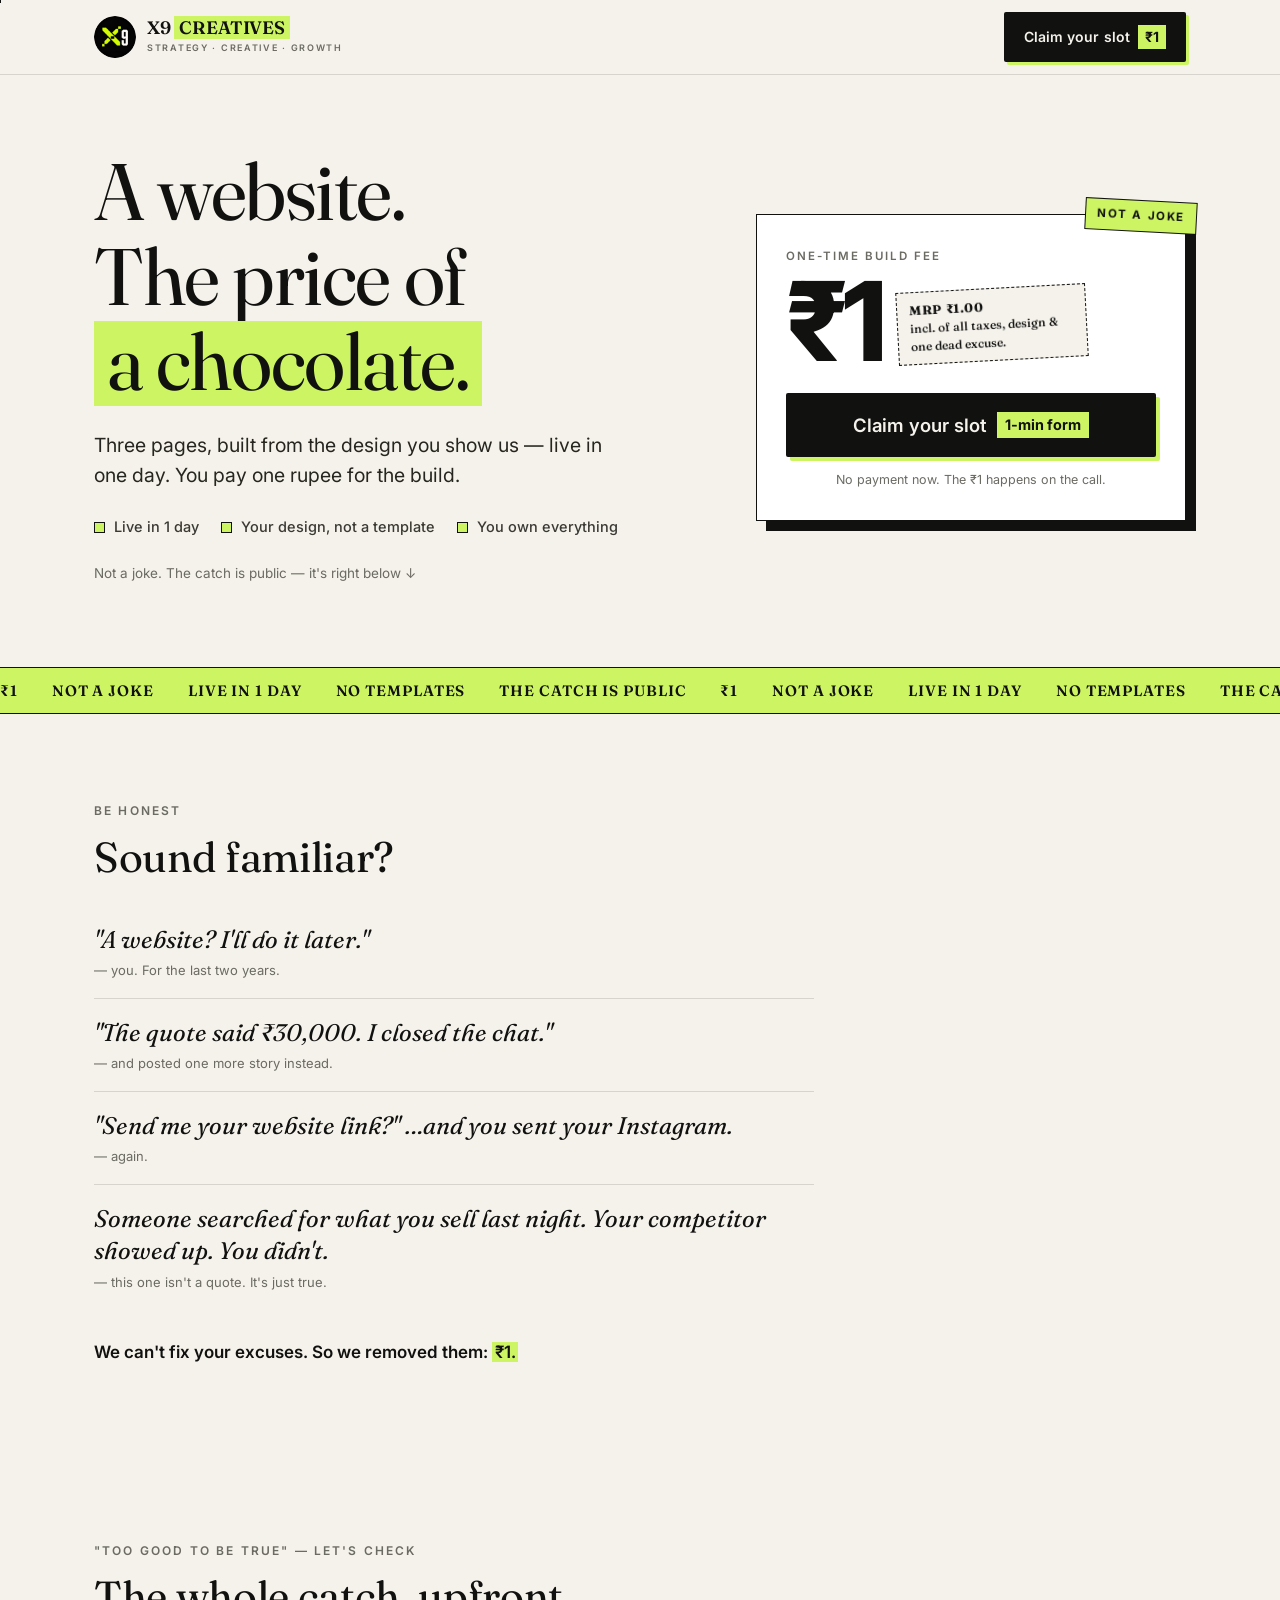
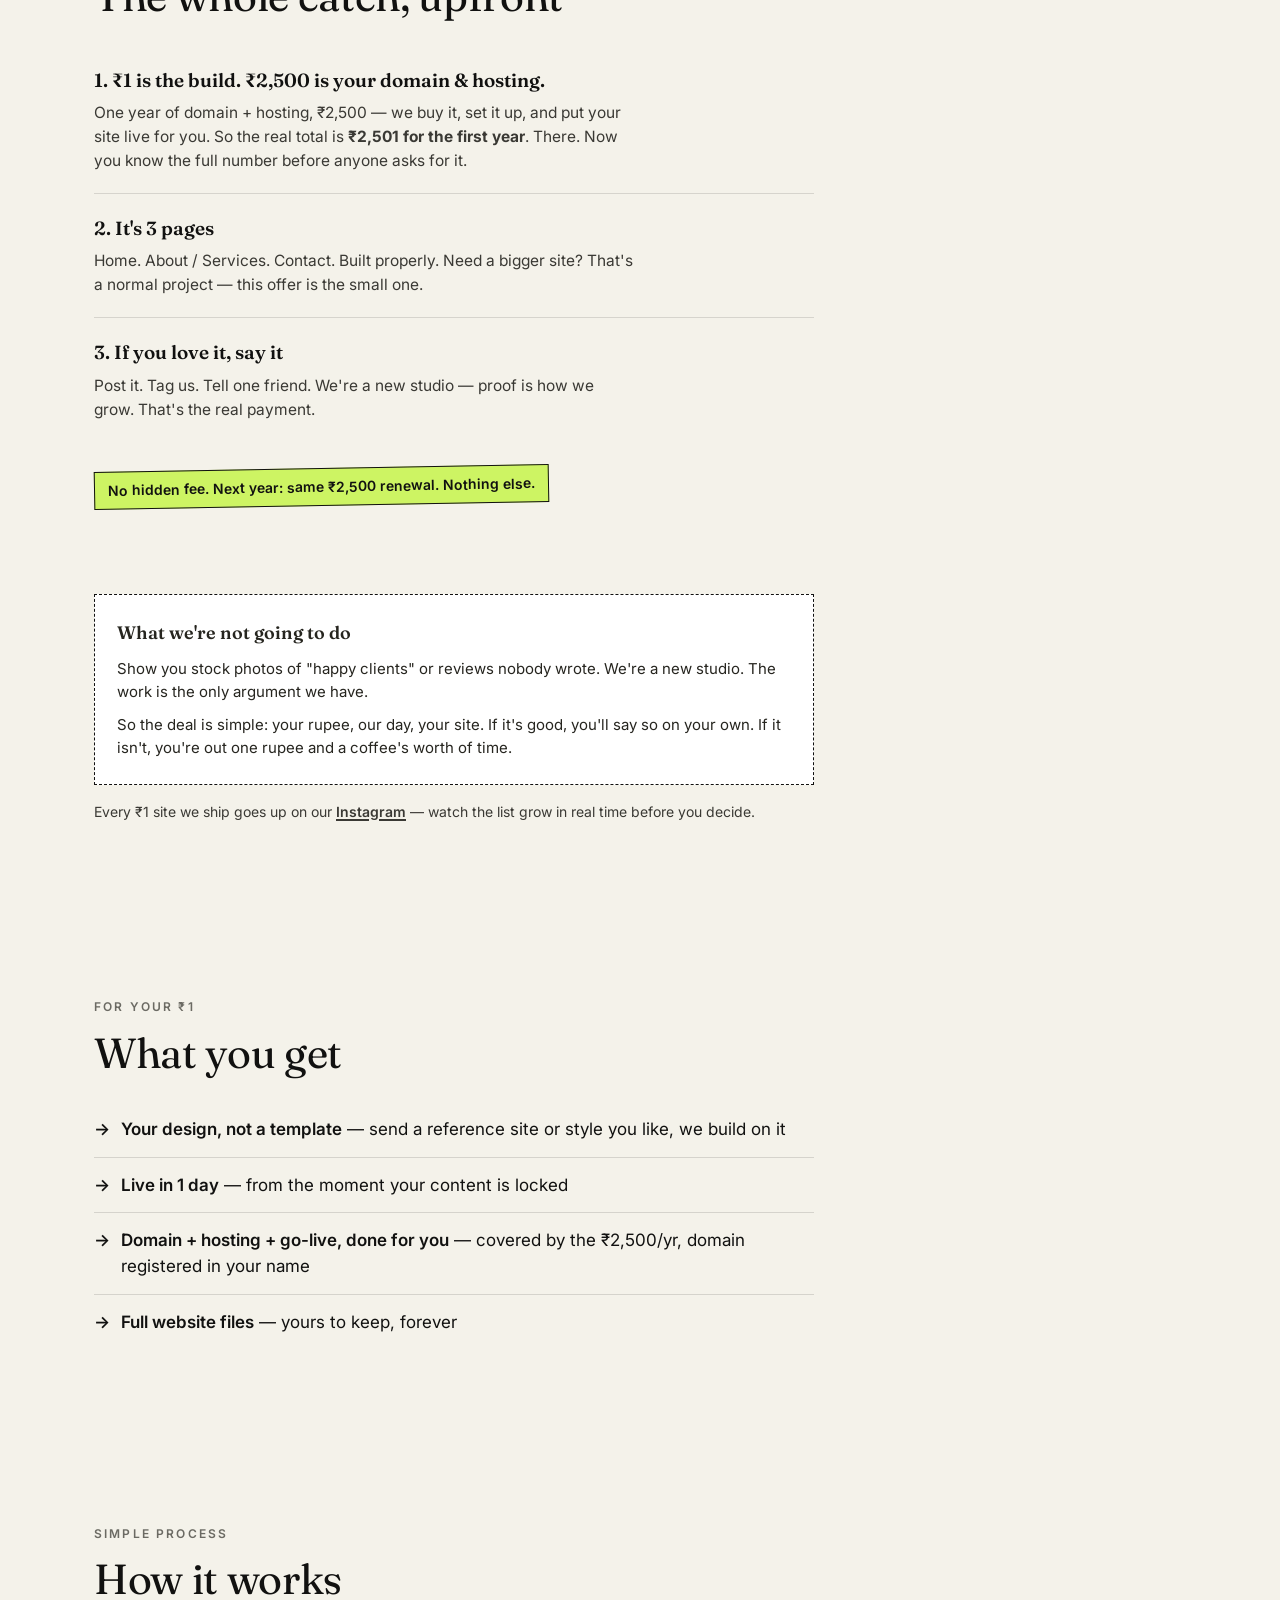
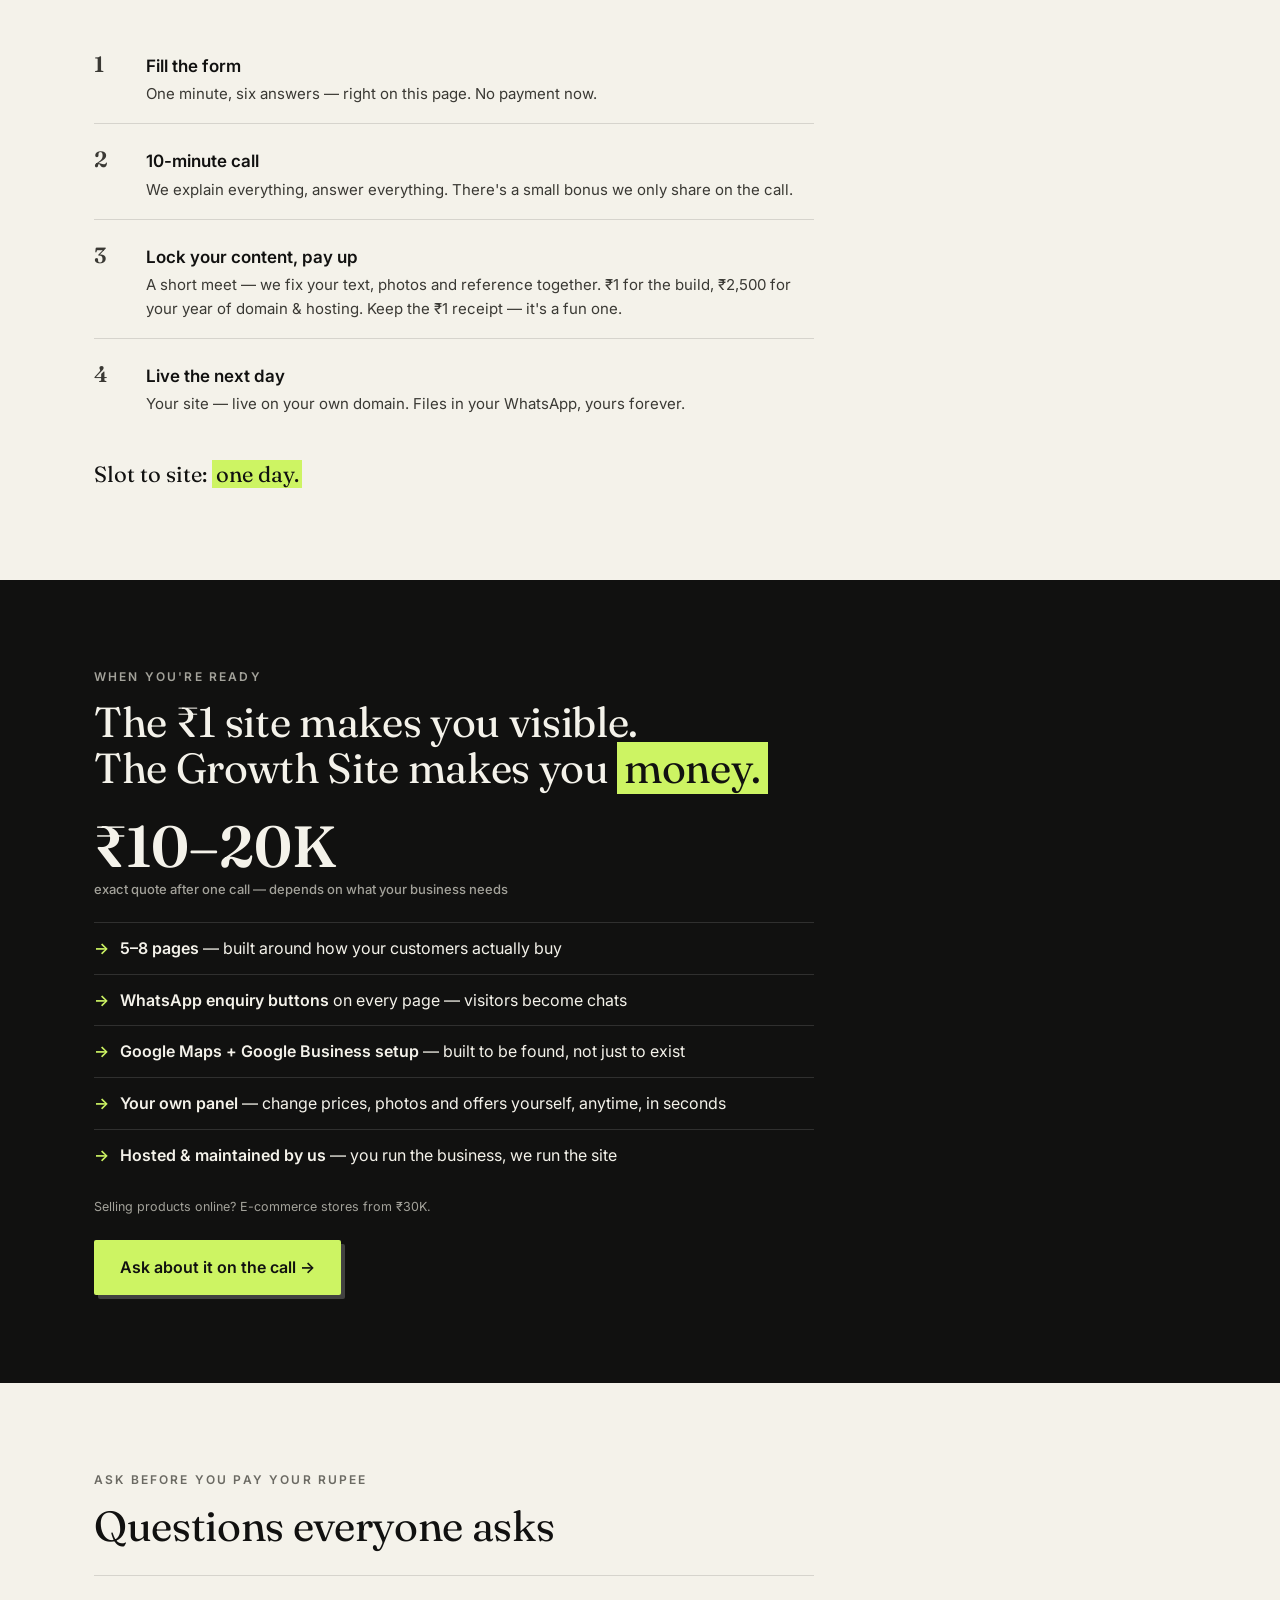
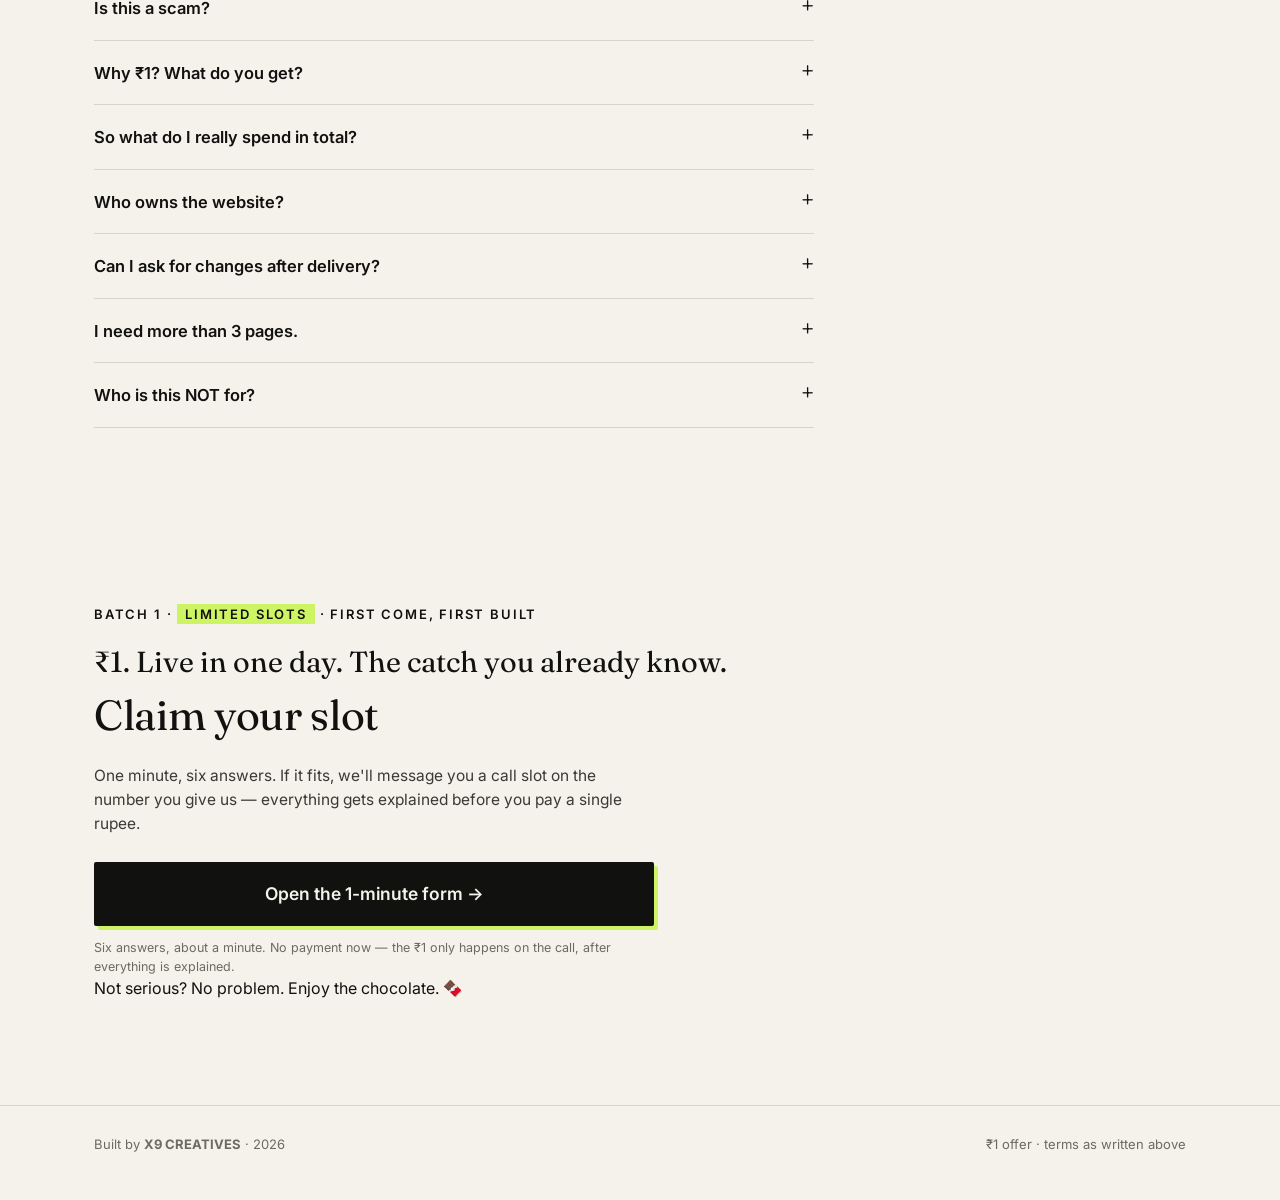
<file: index.html>
<!DOCTYPE html>
<html lang="en-IN">
<head>

     <!-- Meta Pixel Code -->
<script>
!function(f,b,e,v,n,t,s)
{if(f.fbq)return;n=f.fbq=function(){n.callMethod?
n.callMethod.apply(n,arguments):n.queue.push(arguments)};
if(!f._fbq)f._fbq=n;n.push=n;n.loaded=!0;n.version='2.0';
n.queue=[];t=b.createElement(e);t.async=!0;
t.src=v;s=b.getElementsByTagName(e)[0];
s.parentNode.insertBefore(t,s)}(window, document,'script',
'https://connect.facebook.net/en_US/fbevents.js');
fbq('init', '2194859591306424');
fbq('track', 'PageView');
</script>
<noscript><img height="1" width="1" style="display:none"
src="https://www.facebook.com/tr?id=2194859591306424&ev=PageView&noscript=1"
/></noscript>
<!-- End Meta Pixel Code -->
     
<meta charset="UTF-8">
<meta name="viewport" content="width=device-width, initial-scale=1.0">
<!-- Google Tag Manager. Container GTM-N6DSKJFH. Kept as high in the head as
     Google asks, so tags fire before the fonts and stylesheet resolve. -->
<script>(function(w,d,s,l,i){w[l]=w[l]||[];w[l].push({'gtm.start':
new Date().getTime(),event:'gtm.js'});var f=d.getElementsByTagName(s)[0],
j=d.createElement(s),dl=l!='dataLayer'?'&l='+l:'';j.async=true;j.src=
'https://www.googletagmanager.com/gtm.js?id='+i+dl;f.parentNode.insertBefore(j,f);
})(window,document,'script','dataLayer','GTM-N6DSKJFH');</script>
<!-- End Google Tag Manager -->
<!-- Google tag (gtag.js). Measurement ID G-1NNR9J5T2N.
     Hard-coded here, NOT configured in the GTM container above. Adding a GA4
     tag for this same ID inside GTM would double every pageview. -->
<script async src="https://www.googletagmanager.com/gtag/js?id=G-1NNR9J5T2N"></script>
<script>
  window.dataLayer = window.dataLayer || [];
  function gtag(){dataLayer.push(arguments);}
  gtag('js', new Date());

  gtag('config', 'G-1NNR9J5T2N');
</script>

<title>A website at ₹1. Not a joke. — X9 CREATIVES</title>
<meta name="description" content="A complete 3-page website for ₹1 — built from the design you show us, live in 1 day. Full first-year cost ₹2,501 including domain &amp; hosting. The catch is public.">
<meta name="author" content="X9 CREATIVES">
<meta name="theme-color" content="#F4F2EA">
<meta name="robots" content="index,follow">

<!-- Canonical + social. Live domain: details.x9creatives.in
     If this ever moves, the domain also appears in sitemap.xml and robots.txt. -->
<link rel="canonical" href="https://details.x9creatives.in/">
<meta property="og:site_name" content="X9 CREATIVES">
<meta property="og:title" content="A website. The price of a chocolate.">
<meta property="og:description" content="A complete website for ₹1. Live in 1 day. Not a joke — the catch is public.">
<meta property="og:type" content="website">
<meta property="og:url" content="https://details.x9creatives.in/">
<meta property="og:locale" content="en_IN">
<meta property="og:image" content="https://details.x9creatives.in/assets/img/og-cover.png">
<meta property="og:image:width" content="1200">
<meta property="og:image:height" content="630">
<meta property="og:image:alt" content="A website. The price of a chocolate. ₹1 — X9 CREATIVES.">
<meta name="twitter:card" content="summary_large_image">
<meta name="twitter:title" content="A website. The price of a chocolate.">
<meta name="twitter:description" content="A complete website for ₹1. Live in 1 day. Not a joke — the catch is public.">
<meta name="twitter:image" content="https://details.x9creatives.in/assets/img/og-cover.png">

<link rel="icon" href="assets/img/x9-logo.png" sizes="512x512" type="image/png">
<link rel="apple-touch-icon" href="assets/img/x9-logo.png">

<link rel="preconnect" href="https://fonts.googleapis.com">
<link rel="preconnect" href="https://fonts.gstatic.com" crossorigin>
<link href="https://fonts.googleapis.com/css2?family=Fraunces:ital,opsz,wght@0,9..144,400;0,9..144,600;0,9..144,900;1,9..144,400&amp;family=Inter:wght@400;500;600;700;800;900&amp;display=swap" rel="stylesheet">

<link rel="stylesheet" href="assets/css/styles.css">

<!-- Animations are JS/CSS driven; without JS the content must still be visible. -->
<noscript><style>
  .rv,[data-stagger] > *{opacity:1!important;transform:none!important}
  .hl{background-size:100% 100%!important}
</style></noscript>
</head>
<body>
<!-- Google Tag Manager (noscript) -->
<noscript><iframe src="https://www.googletagmanager.com/ns.html?id=GTM-N6DSKJFH"
height="0" width="0" style="display:none;visibility:hidden"></iframe></noscript>
<!-- End Google Tag Manager (noscript) -->

<a class="skip-link" href="#main">Skip to content</a>

<!-- Scroll progress -->
<div class="progress" aria-hidden="true"><i id="progressBar"></i></div>

<!-- STICKY NAV — logo + CTA, always visible -->
<header class="site-nav" id="siteNav">
  <div class="wrap">
    <a class="brand" href="#top" aria-label="X9 CREATIVES — home">
      <img class="brand-mark" src="assets/img/x9-logo.png" width="512" height="512"
           alt="" fetchpriority="high" decoding="async">
      <span class="brand-text">
        <span class="brand-name">X9 <em>CREATIVES</em></span>
        <span class="brand-tag">Strategy · Creative · Growth</span>
      </span>
    </a>
    <a class="nav-cta" href="#claim">Claim your slot <span class="chip">₹1</span></a>
  </div>
</header>

<main id="main">

  <!-- HERO — copy left, offer right -->
  <section class="hero" id="top" aria-labelledby="hero-title">
    <div class="wrap">
      <div class="hero-grid">

        <!-- Three grid children, not two: the title is separate so the offer
             card can sit between it and the supporting copy on mobile. -->
        <div class="hero-head">
          <h1 id="hero-title">
            <span class="line"><span>A website.</span></span>
            <span class="line"><span>The price of</span></span>
            <span class="line"><span><span class="hl" id="heroHl">a chocolate.</span></span></span>
          </h1>
        </div>

        <div class="hero-body">
          <p class="sub">Three pages, built from the design you show us — live in one day. You pay one rupee for the build.</p>
          <ul class="hero-points">
            <li>Live in 1 day</li>
            <li>Your design, not a template</li>
            <li>You own everything</li>
          </ul>
          <p class="whisper-hero">Not a joke. The catch is public — it's right below ↓</p>
        </div>

        <div class="offer-wrap">
          <div class="offer-card">
            <span class="offer-ribbon">Not a joke</span>
            <p class="offer-label">One-time build fee</p>
            <div class="offer-price-row">
              <p class="offer-price">₹1</p>
              <p class="offer-mrp"><b>MRP ₹1.00</b>incl. of all taxes, design &amp; one dead excuse.</p>
            </div>
            <a class="offer-cta" href="#claim">Claim your slot <span class="chip">1-min form</span></a>
            <p class="offer-fine">No payment now. The ₹1 happens on the call.</p>
          </div>
        </div>

      </div>
    </div>
  </section>

  <!-- TICKER -->
  <div class="ticker" aria-hidden="true">
    <!--
      One group of items. main.js repeats them until the group is wider than the
      viewport, then clones the group once so the -50% translate lands exactly on
      the repeat and the loop never shows a seam. Without JS the group still
      renders and the strip simply doesn't scroll.
    -->
    <div class="ticker-track" id="tickerTrack">
      <div class="ticker-group"><span>₹1</span><span>NOT A JOKE</span><span>LIVE IN 1 DAY</span><span>NO TEMPLATES</span><span>THE CATCH IS PUBLIC</span></div>
    </div>
  </div>

  <!-- PAIN — their words, not ours -->
  <section class="pain" aria-labelledby="pain-title">
    <div class="wrap narrow rv">
      <p class="eyebrow">Be honest</p>
      <h2 id="pain-title">Sound familiar?</h2>
      <div data-stagger>
        <p class="pain-quote">"A website? I'll do it later."<small>— you. For the last two years.</small></p>
        <p class="pain-quote">"The quote said ₹30,000. I closed the chat."<small>— and posted one more story instead.</small></p>
        <p class="pain-quote">"Send me your website link?" …and you sent your Instagram.<small>— again.</small></p>
        <p class="pain-quote">Someone searched for what you sell last night. Your competitor showed up. You didn't.<small>— this one isn't a quote. It's just true.</small></p>
      </div>
      <p class="turn">We can't fix your excuses. So we removed them: <span class="hl">₹1.</span></p>
    </div>
  </section>

  <!-- THE CATCH — the biggest objection, answered head-on -->
  <section class="catch" aria-labelledby="catch-title">
    <div class="wrap narrow rv">
      <p class="eyebrow">"Too good to be true" — let's check</p>
      <h2 id="catch-title">The whole catch, upfront</h2>
      <div data-stagger>
        <div class="catch-item">
          <h3>1. ₹1 is the build. ₹2,500 is your domain &amp; hosting.</h3>
          <p>One year of domain + hosting, ₹2,500 — we buy it, set it up, and put your site live for you. So the real total is <b>₹2,501 for the first year</b>. There. Now you know the full number before anyone asks for it.</p>
        </div>
        <div class="catch-item">
          <h3>2. It's 3 pages</h3>
          <p>Home. About / Services. Contact. Built properly. Need a bigger site? That's a normal project — this offer is the small one.</p>
        </div>
        <div class="catch-item">
          <h3>3. If you love it, say it</h3>
          <p>Post it. Tag us. Tell one friend. We're a new studio — proof is how we grow. That's the real payment.</p>
        </div>
      </div>
      <p><span class="stamp">No hidden fee. Next year: same ₹2,500 renewal. Nothing else.</span></p>
    </div>
  </section>

  <!-- PROOF — no borrowed credibility, just the honest position -->
  <section class="proof" aria-labelledby="proof-title">
    <div class="wrap narrow rv" data-anim="zoom">
      <h2 class="visually-hidden" id="proof-title">Where we stand today</h2>
      <div class="proof-box">
        <p class="honest">What we're not going to do</p>
        <p>Show you stock photos of "happy clients" or reviews nobody wrote. We're a new studio. The work is the only argument we have.</p>
        <p>So the deal is simple: your rupee, our day, your site. If it's good, you'll say so on your own. If it isn't, you're out one rupee and a coffee's worth of time.</p>
      </div>
      <p class="ig-note">Every ₹1 site we ship goes up on our <a data-instagram href="https://instagram.com/x9creatives" rel="noopener" target="_blank">Instagram</a> — watch the list grow in real time before you decide.</p>
    </div>
  </section>

  <!-- WHAT YOU GET -->
  <section class="get" aria-labelledby="get-title">
    <div class="wrap narrow rv">
      <p class="eyebrow">For your ₹1</p>
      <h2 id="get-title">What you get</h2>
      <ul data-stagger>
        <li><b>Your design, not a template</b> — send a reference site or style you like, we build on it</li>
        <li><b>Live in 1 day</b> — from the moment your content is locked</li>
        <li><b>Domain + hosting + go-live, done for you</b> — covered by the ₹2,500/yr, domain registered in your name</li>
        <li><b>Full website files</b> — yours to keep, forever</li>
      </ul>
    </div>
  </section>

  <!-- HOW IT WORKS -->
  <section class="how" aria-labelledby="how-title">
    <div class="wrap narrow rv">
      <p class="eyebrow">Simple process</p>
      <h2 id="how-title">How it works</h2>
      <div data-stagger>
        <div class="step">
          <p class="n serif" aria-hidden="true">1</p>
          <div><h3>Fill the form</h3><p>One minute, six answers — right on this page. No payment now.</p></div>
        </div>
        <div class="step">
          <p class="n serif" aria-hidden="true">2</p>
          <div><h3>10-minute call</h3><p>We explain everything, answer everything. There's a small bonus we only share on the call.</p></div>
        </div>
        <div class="step">
          <p class="n serif" aria-hidden="true">3</p>
          <div><h3>Lock your content, pay up</h3><p>A short meet — we fix your text, photos and reference together. ₹1 for the build, ₹2,500 for your year of domain &amp; hosting. Keep the ₹1 receipt — it's a fun one.</p></div>
        </div>
        <div class="step">
          <p class="n serif" aria-hidden="true">4</p>
          <div><h3>Live the next day</h3><p>Your site — live on your own domain. Files in your WhatsApp, yours forever.</p></div>
        </div>
      </div>
      <p class="oneday serif">Slot to site: <span class="hl">one day.</span></p>
    </div>
  </section>

  <!-- GROWTH SITE -->
  <section class="growth" aria-labelledby="growth-title">
    <div class="wrap narrow rv">
      <p class="eyebrow">When you're ready</p>
      <h2 id="growth-title">The ₹1 site makes you visible.<br>The Growth Site makes you <span class="hl money">money.</span></h2>
      <p class="gprice">₹10–20K<small>exact quote after one call — depends on what your business needs</small></p>
      <ul data-stagger>
        <li><b>5–8 pages</b> — built around how your customers actually buy</li>
        <li><b>WhatsApp enquiry buttons</b> on every page — visitors become chats</li>
        <li><b>Google Maps + Google Business setup</b> — built to be found, not just to exist</li>
        <li><b>Your own panel</b> — change prices, photos and offers yourself, anytime, in seconds</li>
        <li><b>Hosted &amp; maintained by us</b> — you run the business, we run the site</li>
      </ul>
      <p class="gecom">Selling products online? E-commerce stores from ₹30K.</p>
      <!-- Same form, Growth Site wording, and recorded as a Growth Site lead. -->
      <a class="gcta" href="#claim" data-variant="growth">Ask about it on the call →</a>
    </div>
  </section>

  <!-- FAQ -->
  <section class="faq" aria-labelledby="faq-title">
    <div class="wrap narrow rv">
      <p class="eyebrow">Ask before you pay your rupee</p>
      <h2 id="faq-title">Questions everyone asks</h2>
      <div data-stagger>
        <details>
          <summary>Is this a scam?</summary>
          <p>Correct instinct — check the numbers. The full first-year cost is ₹2,501: ₹1 for the build, ₹2,500 for your domain and hosting. It's written on this page, on the ad, and we'll say it again on the call. Your domain is registered in your name and you keep the files — so nothing of yours can ever be held.</p>
        </details>
        <details>
          <summary>Why ₹1? What do you get?</summary>
          <p>We're a new studio. Nobody trusts a new name, and we'd rather prove than promise. We get a portfolio piece and, if you love the work, your word to others. That's worth more to us right now than your money.</p>
        </details>
        <details>
          <summary>So what do I really spend in total?</summary>
          <p>₹2,501 for the first year. From next year, only the ₹2,500 domain &amp; hosting renewal. That's the full amount. There is nothing else.</p>
        </details>
        <details>
          <summary>Who owns the website?</summary>
          <p>You. Domain in your name, files in your hands. If you ever want to walk away and host it elsewhere — you can, freely.</p>
        </details>
        <details>
          <summary>Can I ask for changes after delivery?</summary>
          <p>The ₹1 site is built once, from the content we lock together on the call — that's how it stays ₹1 and ships in a day. So come with your content final. Changes after delivery are paid, small and fixed-price.</p>
        </details>
        <details>
          <summary>I need more than 3 pages.</summary>
          <p>Then you want the Growth Site — 5–8 pages, WhatsApp buttons, Google setup, and a panel where you change prices and photos yourself, anytime. Ask about it on the call, or start at ₹1 and grow later. Most people do exactly that.</p>
        </details>
        <details>
          <summary>Who is this NOT for?</summary>
          <p>People with no content and no time to gather it, and people hunting for free work. If you're serious about your business, you're exactly who this is for.</p>
        </details>
      </div>
    </div>
  </section>

  <!-- FINAL CTA + FORM — the offer, repeated -->
  <section class="last form-sec" id="claim" aria-labelledby="claim-title">
    <div class="wrap narrow">
      <p class="slots">Batch 1 · <i>limited slots</i> · first come, first built</p>
      <p class="remind serif">₹1. Live in one day. The catch you already know.</p>
      <h2 id="claim-title">Claim your slot</h2>
      <p class="lead">One minute, six answers. If it fits, we'll message you a call slot on the number you give us — everything gets explained before you pay a single rupee.</p>

      <!-- With JS, the form and success panel are moved into #claimModal and this
           host gets an "open the form" button instead. Without JS they stay here
           and work inline. -->
      <div id="claimFormHost">
        <form id="claimForm" novalidate autocomplete="on">
          <div class="field">
            <label for="f-name">Your name</label>
            <input id="f-name" name="name" type="text" required
                   autocomplete="name" autocapitalize="words" enterkeyhint="next">
            <p class="err" role="alert"></p>
          </div>
          <div class="field">
            <label for="f-biz">Business name</label>
            <input id="f-biz" name="business" type="text" required
                   autocomplete="organization" autocapitalize="words" enterkeyhint="next">
            <p class="err" role="alert"></p>
          </div>
          <div class="field">
            <label for="f-what">What do you sell or do?</label>
            <input id="f-what" name="what" type="text" required
                   placeholder="e.g. bakery, salon, tuition, interior work"
                   autocomplete="off" enterkeyhint="next">
            <p class="err" role="alert"></p>
          </div>
          <div class="field">
            <label for="f-phone">WhatsApp number</label>
            <input id="f-phone" name="phone" type="tel" inputmode="tel" required
                   placeholder="10-digit number" autocomplete="tel-national" enterkeyhint="done">
            <p class="hint">Indian mobile. +91 or 0 in front is fine — we'll clean it up.</p>
            <p class="err" role="alert"></p>
          </div>
          <div class="field">
            <label for="f-content">Is your content ready? (logo, photos, text)</label>
            <select id="f-content" name="content" required autocomplete="off">
              <option value="" disabled selected>Choose one</option>
              <option>Yes, all ready</option>
              <option>Half ready</option>
              <option>Not yet</option>
            </select>
            <p class="err" role="alert"></p>
          </div>
          <div class="field">
            <label for="f-paid">Have you ever paid for marketing before? (ads, designer, agency)</label>
            <select id="f-paid" name="paid" required autocomplete="off">
              <option value="" disabled selected>Choose one</option>
              <option>Yes</option>
              <option>No</option>
            </select>
            <p class="err" role="alert"></p>
          </div>
          <button class="form-btn" type="submit">Claim my slot →</button>
          <p class="form-note">Your answers come straight to us — that's your slot request in. No payment now. The ₹1 happens only on the call, after everything is explained.</p>
        </form>
      </div>

      <p class="whisper-hero">Not serious? No problem. Enjoy the chocolate. 🍫</p>
    </div>
  </section>

</main>

<footer class="site-footer">
  <div class="wrap">
    <div>Built by <b>X9 CREATIVES</b> · <span id="year">2026</span></div>
    <div>₹1 offer · terms as written above</div>
  </div>
</footer>

<!-- Mobile sticky CTA — appears once the hero card scrolls away -->
<div class="mobile-cta" id="mobileCta">
  <a href="#claim">Claim your slot <span class="chip">₹1</span></a>
</div>

<!-- CLAIM MODAL — the form is moved in here by main.js on load -->
<dialog class="modal" id="claimModal" aria-labelledby="modalTitle">
  <div class="modal-head">
    <div>
      <!-- Copy here is the ₹1 default; main.js swaps it for the Growth Site
           variant when the form is opened from the Growth Site button. -->
      <p class="modal-eyebrow" id="modalEyebrow">Batch 1 · limited slots</p>
      <h2 class="modal-title" id="modalTitle">Claim your ₹1 slot</h2>
      <p class="modal-sub" id="modalSub">One minute, six answers. No payment now.</p>
    </div>
    <button class="modal-close" type="button" id="modalClose" aria-label="Close the form">
      <span aria-hidden="true">×</span>
    </button>
  </div>
  <div class="modal-body" id="modalBody"></div>
</dialog>

<!-- Structured data: the offer -->
<script type="application/ld+json">
{
  "@context": "https://schema.org",
  "@type": "Service",
  "name": "₹1 Website — 3-page business website",
  "serviceType": "Website design and development",
  "provider": {
    "@type": "Organization",
    "name": "X9 CREATIVES",
    "url": "https://details.x9creatives.in/",
    "logo": "https://details.x9creatives.in/assets/img/x9-logo.png"
  },
  "areaServed": { "@type": "Country", "name": "India" },
  "description": "A complete 3-page website built from your reference design, live in one day. ₹1 for the build plus ₹2,500 per year for domain and hosting.",
  "offers": {
    "@type": "Offer",
    "price": "1",
    "priceCurrency": "INR",
    "description": "₹1 for the website build. Domain and hosting ₹2,500 per year, billed separately. Full first-year cost ₹2,501.",
    "availability": "https://schema.org/LimitedAvailability"
  }
}
</script>

<!-- Structured data: FAQ (mirrors the FAQ section above — keep both in sync) -->
<script type="application/ld+json">
{
  "@context": "https://schema.org",
  "@type": "FAQPage",
  "mainEntity": [
    {
      "@type": "Question",
      "name": "Is this a scam?",
      "acceptedAnswer": { "@type": "Answer", "text": "The full first-year cost is ₹2,501: ₹1 for the build, ₹2,500 for your domain and hosting. Your domain is registered in your name and you keep the files." }
    },
    {
      "@type": "Question",
      "name": "Why ₹1? What do you get?",
      "acceptedAnswer": { "@type": "Answer", "text": "We're a new studio and we'd rather prove than promise. We get a portfolio piece and, if you love the work, your word to others." }
    },
    {
      "@type": "Question",
      "name": "So what do I really spend in total?",
      "acceptedAnswer": { "@type": "Answer", "text": "₹2,501 for the first year. From next year, only the ₹2,500 domain and hosting renewal." }
    },
    {
      "@type": "Question",
      "name": "Who owns the website?",
      "acceptedAnswer": { "@type": "Answer", "text": "You do. Domain in your name, files in your hands. You can host it elsewhere any time." }
    },
    {
      "@type": "Question",
      "name": "Can I ask for changes after delivery?",
      "acceptedAnswer": { "@type": "Answer", "text": "The ₹1 site is built once from the content locked on the call. Changes after delivery are paid, small and fixed-price." }
    },
    {
      "@type": "Question",
      "name": "I need more than 3 pages.",
      "acceptedAnswer": { "@type": "Answer", "text": "That's the Growth Site — 5 to 8 pages, WhatsApp buttons, Google setup and a self-serve panel, ₹10,000 to ₹20,000." }
    },
    {
      "@type": "Question",
      "name": "Who is this NOT for?",
      "acceptedAnswer": { "@type": "Answer", "text": "People with no content and no time to gather it, and people hunting for free work." }
    }
  ]
}
</script>

<script src="assets/js/main.js" defer></script>
</body>
</html>
</file>
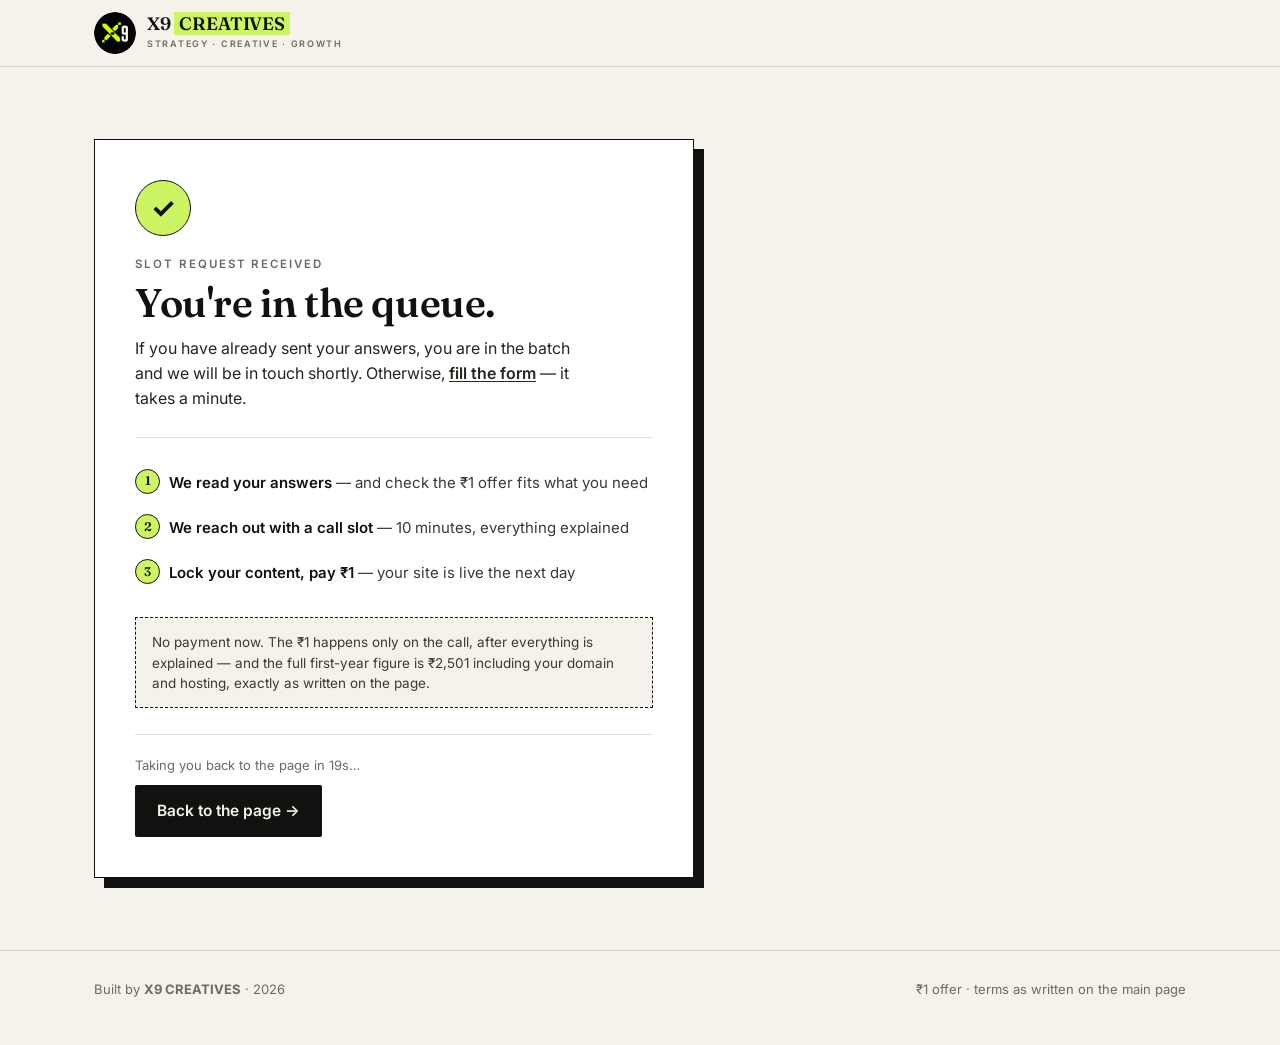
<file: success.html>
<!DOCTYPE html>
<html lang="en-IN">
<head>
<meta charset="UTF-8">
<meta name="viewport" content="width=device-width, initial-scale=1.0">
<!-- Google Tag Manager. Container GTM-N6DSKJFH. Kept as high in the head as
     Google asks, so tags fire before the fonts and stylesheet resolve. -->
<script>(function(w,d,s,l,i){w[l]=w[l]||[];w[l].push({'gtm.start':
new Date().getTime(),event:'gtm.js'});var f=d.getElementsByTagName(s)[0],
j=d.createElement(s),dl=l!='dataLayer'?'&l='+l:'';j.async=true;j.src=
'https://www.googletagmanager.com/gtm.js?id='+i+dl;f.parentNode.insertBefore(j,f);
})(window,document,'script','dataLayer','GTM-N6DSKJFH');</script>
<!-- End Google Tag Manager -->
<!-- Google tag (gtag.js). Measurement ID G-1NNR9J5T2N.
     Hard-coded here, NOT configured in the GTM container above. Adding a GA4
     tag for this same ID inside GTM would double every pageview. -->
<script async src="https://www.googletagmanager.com/gtag/js?id=G-1NNR9J5T2N"></script>
<script>
  window.dataLayer = window.dataLayer || [];
  function gtag(){dataLayer.push(arguments);}
  gtag('js', new Date());

  gtag('config', 'G-1NNR9J5T2N');
</script>


<!-- Meta Pixel Code -->
<script>
!function(f,b,e,v,n,t,s)
{if(f.fbq)return;n=f.fbq=function(){n.callMethod?
n.callMethod.apply(n,arguments):n.queue.push(arguments)};
if(!f._fbq)f._fbq=n;n.push=n;n.loaded=!0;n.version='2.0';
n.queue=[];t=b.createElement(e);t.async=!0;
t.src=v;s=b.getElementsByTagName(e)[0];
s.parentNode.insertBefore(t,s)}(window, document,'script',
'https://connect.facebook.net/en_US/fbevents.js');
fbq('init', '1003276642477276');
fbq('track', 'PageView');
</script>
<noscript><img height="1" width="1" style="display:none"
src="https://www.facebook.com/tr?id=1003276642477276&ev=PageView&noscript=1"
/></noscript>
<!-- End Meta Pixel Code -->

<title>You're in — X9 CREATIVES</title>
<meta name="description" content="Your ₹1 slot request is in. We'll be in touch shortly.">
<!-- A thank-you page must never be indexed or shown in search results. -->
<meta name="robots" content="noindex,nofollow">
<meta name="theme-color" content="#F4F2EA">

<link rel="icon" href="assets/img/x9-logo.png" sizes="512x512" type="image/png">
<link rel="apple-touch-icon" href="assets/img/x9-logo.png">

<link rel="preconnect" href="https://fonts.googleapis.com">
<link rel="preconnect" href="https://fonts.gstatic.com" crossorigin>
<link href="https://fonts.googleapis.com/css2?family=Fraunces:ital,opsz,wght@0,9..144,400;0,9..144,600;0,9..144,900;1,9..144,400&amp;family=Inter:wght@400;500;600;700;800;900&amp;display=swap" rel="stylesheet">

<link rel="stylesheet" href="assets/css/styles.css">
</head>
<body class="page-success">
<!-- Google Tag Manager (noscript) -->
<noscript><iframe src="https://www.googletagmanager.com/ns.html?id=GTM-N6DSKJFH"
height="0" width="0" style="display:none;visibility:hidden"></iframe></noscript>
<!-- End Google Tag Manager (noscript) -->

<header class="site-nav">
  <div class="wrap">
    <a class="brand" href="/" aria-label="X9 CREATIVES — home">
      <img class="brand-mark" src="assets/img/x9-logo.png" width="512" height="512"
           alt="" fetchpriority="high" decoding="async">
      <span class="brand-text">
        <span class="brand-name">X9 <em>CREATIVES</em></span>
        <span class="brand-tag">Strategy · Creative · Growth</span>
      </span>
    </a>
  </div>
</header>

<main class="success-main">
  <div class="wrap">
    <div class="success-card">
      <p class="success-tick" aria-hidden="true">✓</p>

      <p class="success-eyebrow">Slot request received</p>
      <h1 class="success-title" id="successTitle">You're in the queue.</h1>

      <!-- The name is filled in by success.js; this copy stands on a direct visit. -->
      <p class="success-lead" id="successLead">
        Your answers are with us. Nothing more to do right now —
        <b>we'll get in touch on the number you gave us</b>, usually within a day.
      </p>

      <ol class="success-steps">
        <li><b>We read your answers</b> — and check the ₹1 offer fits what you need</li>
        <li><b>We reach out with a call slot</b> — 10 minutes, everything explained</li>
        <li><b>Lock your content, pay ₹1</b> — your site is live the next day</li>
      </ol>

      <p class="success-reassure">
        No payment now. The ₹1 happens only on the call, after everything is
        explained — and the full first-year figure is ₹2,501 including your domain
        and hosting, exactly as written on the page.
      </p>

      <div class="success-foot">
        <p class="countdown" id="successCountdown"></p>
        <a class="home-btn" href="/">Back to the page →</a>
      </div>
    </div>
  </div>
</main>

<footer class="site-footer">
  <div class="wrap">
    <div>Built by <b>X9 CREATIVES</b> · <span id="year">2026</span></div>
    <div>₹1 offer · terms as written on the main page</div>
  </div>
</footer>

<!--
  main.js is loaded here for one reason: its flushQueue() confirms/retries the
  lead write that was still in flight when this page took over. Submitting
  navigates away, so the landing page can never run that confirmation itself.
  Every other thing main.js does is guarded on elements that only exist on the
  landing page, so it no-ops here.
-->
<script src="assets/js/main.js" defer></script>
<script src="assets/js/success.js" defer></script>
</body>
</html>
</file>
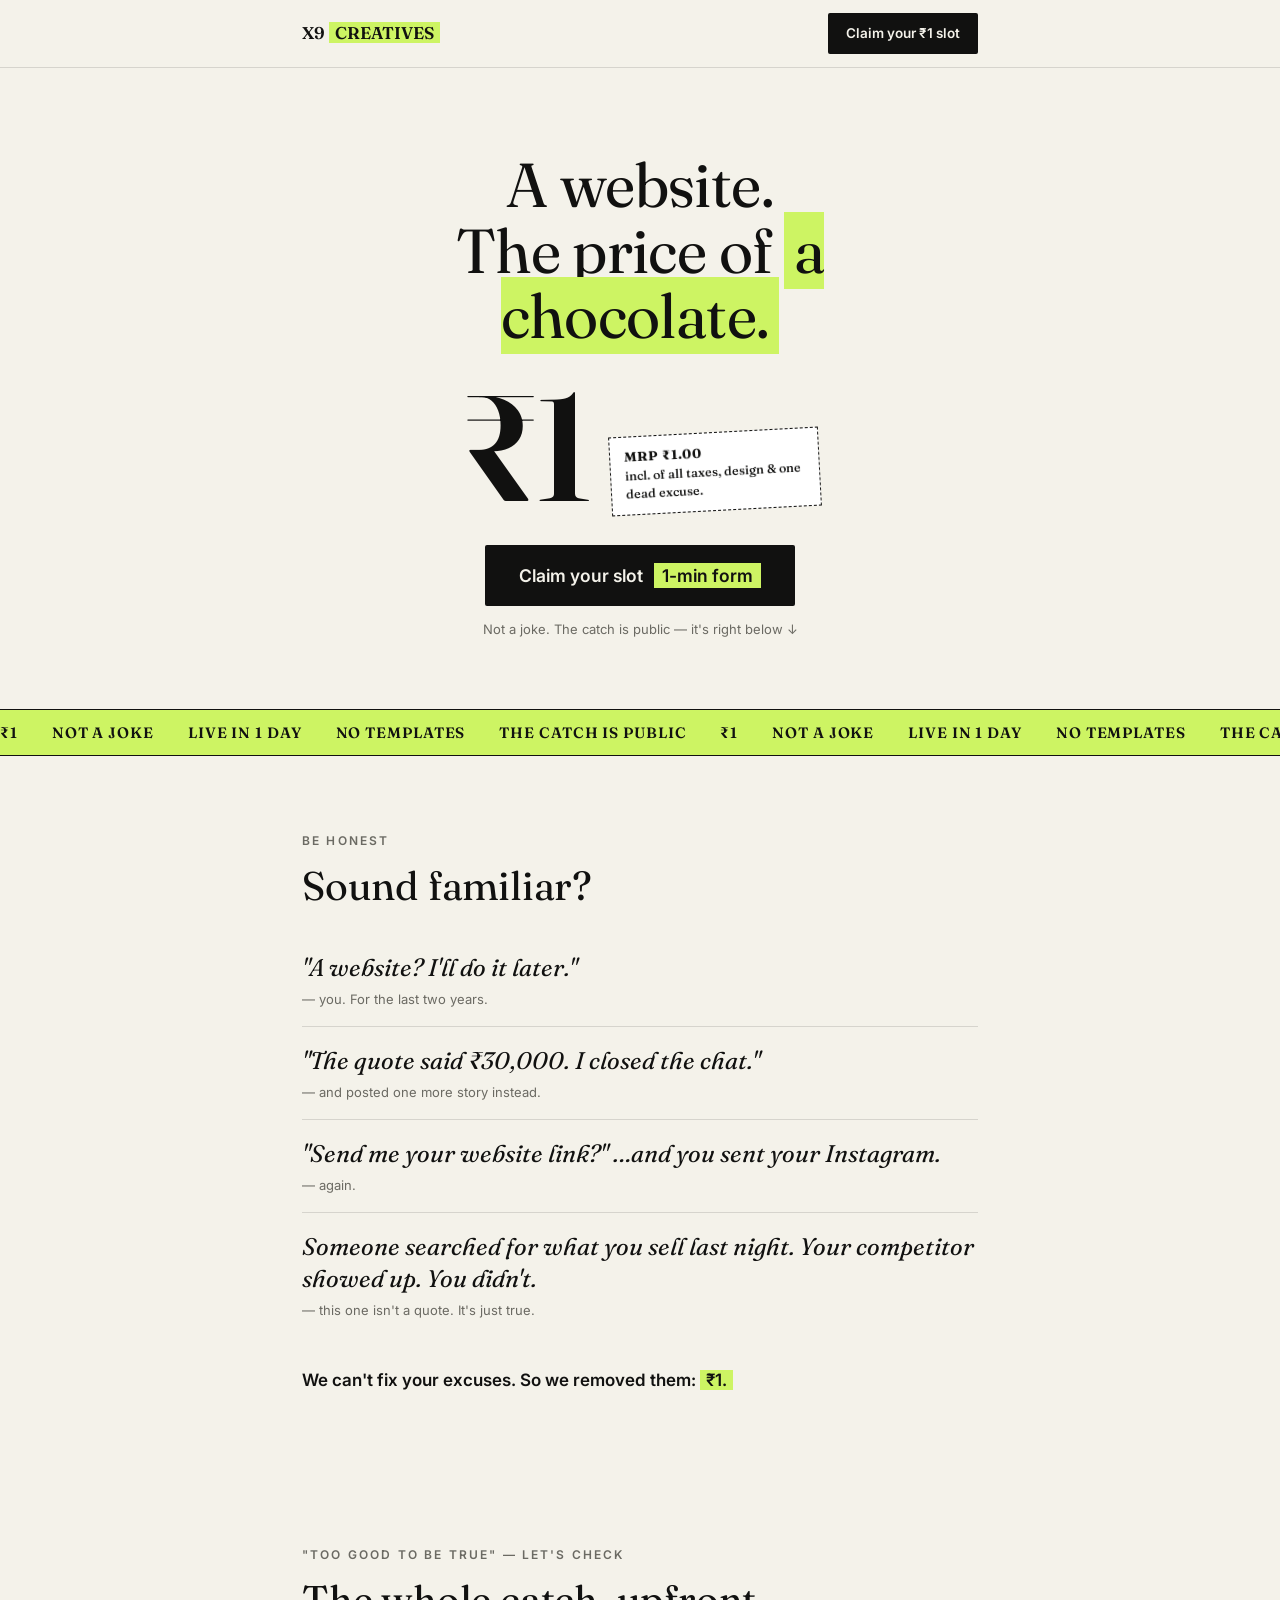
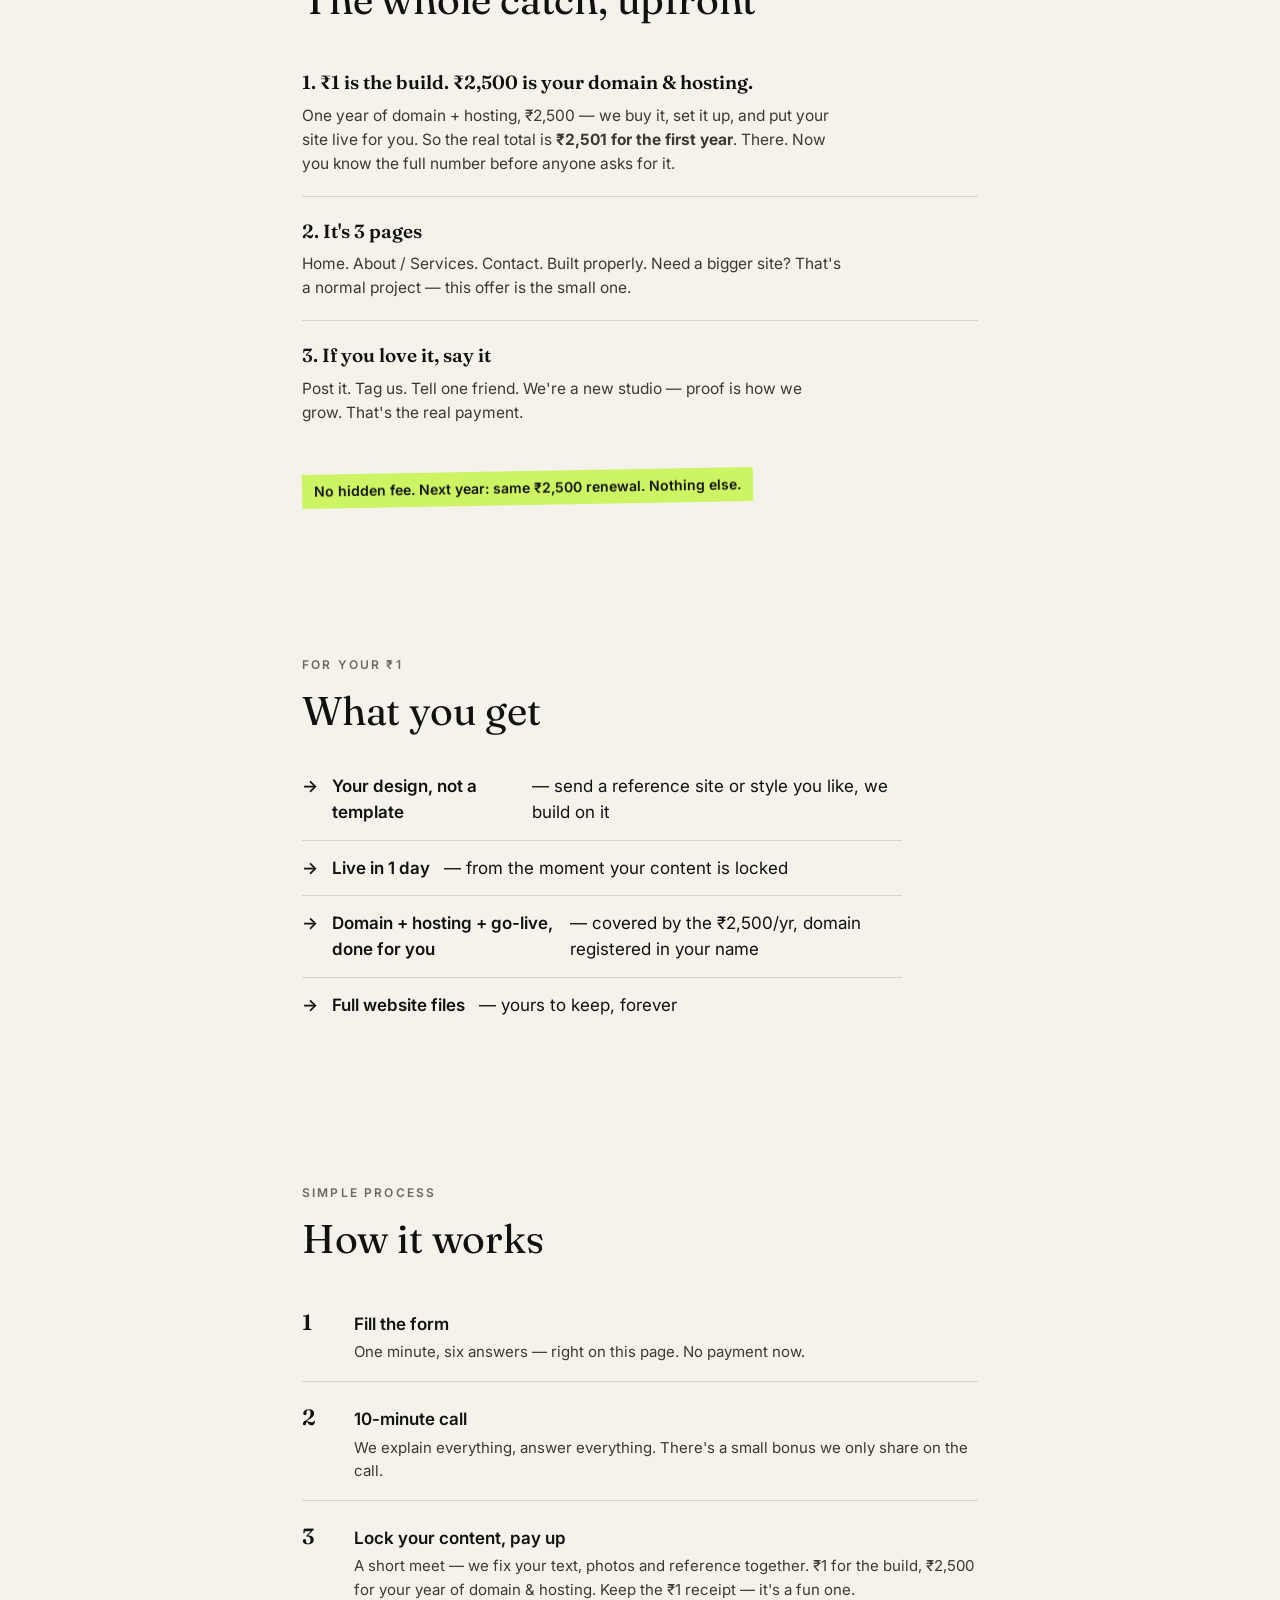
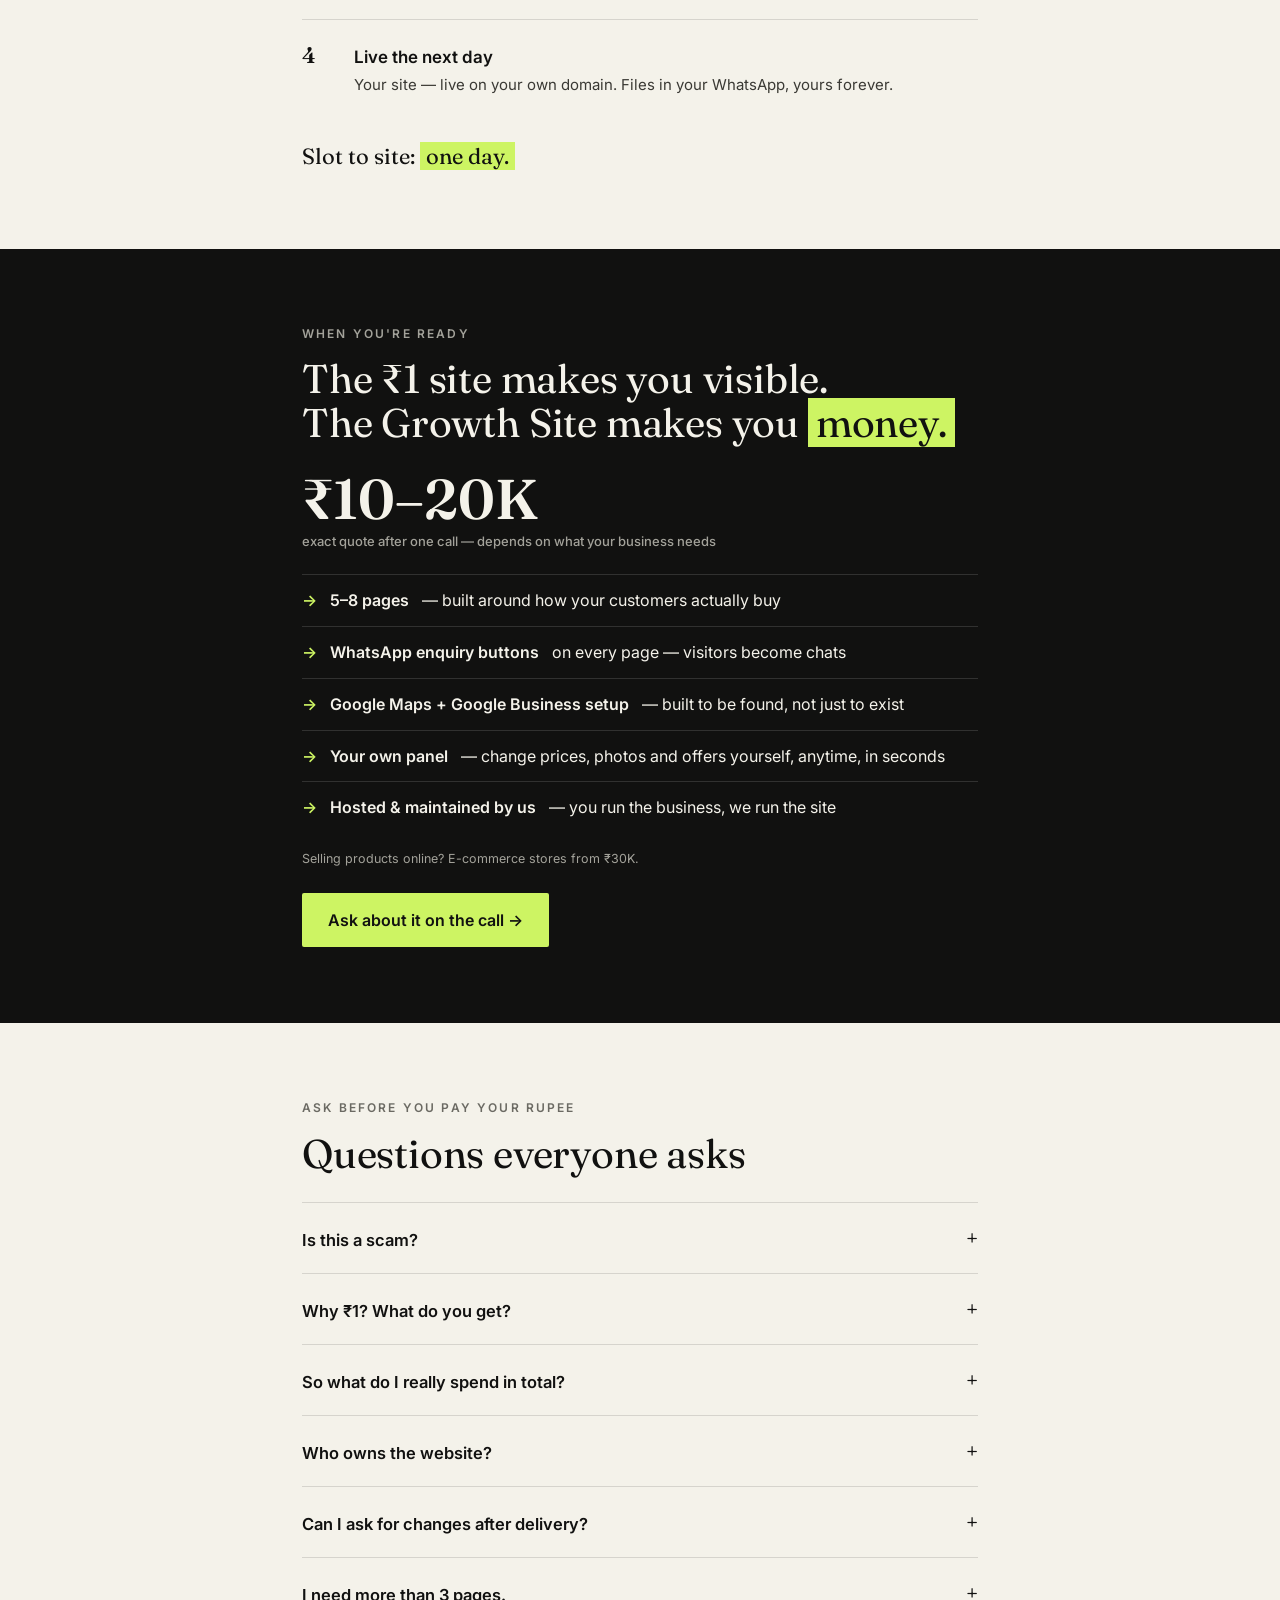
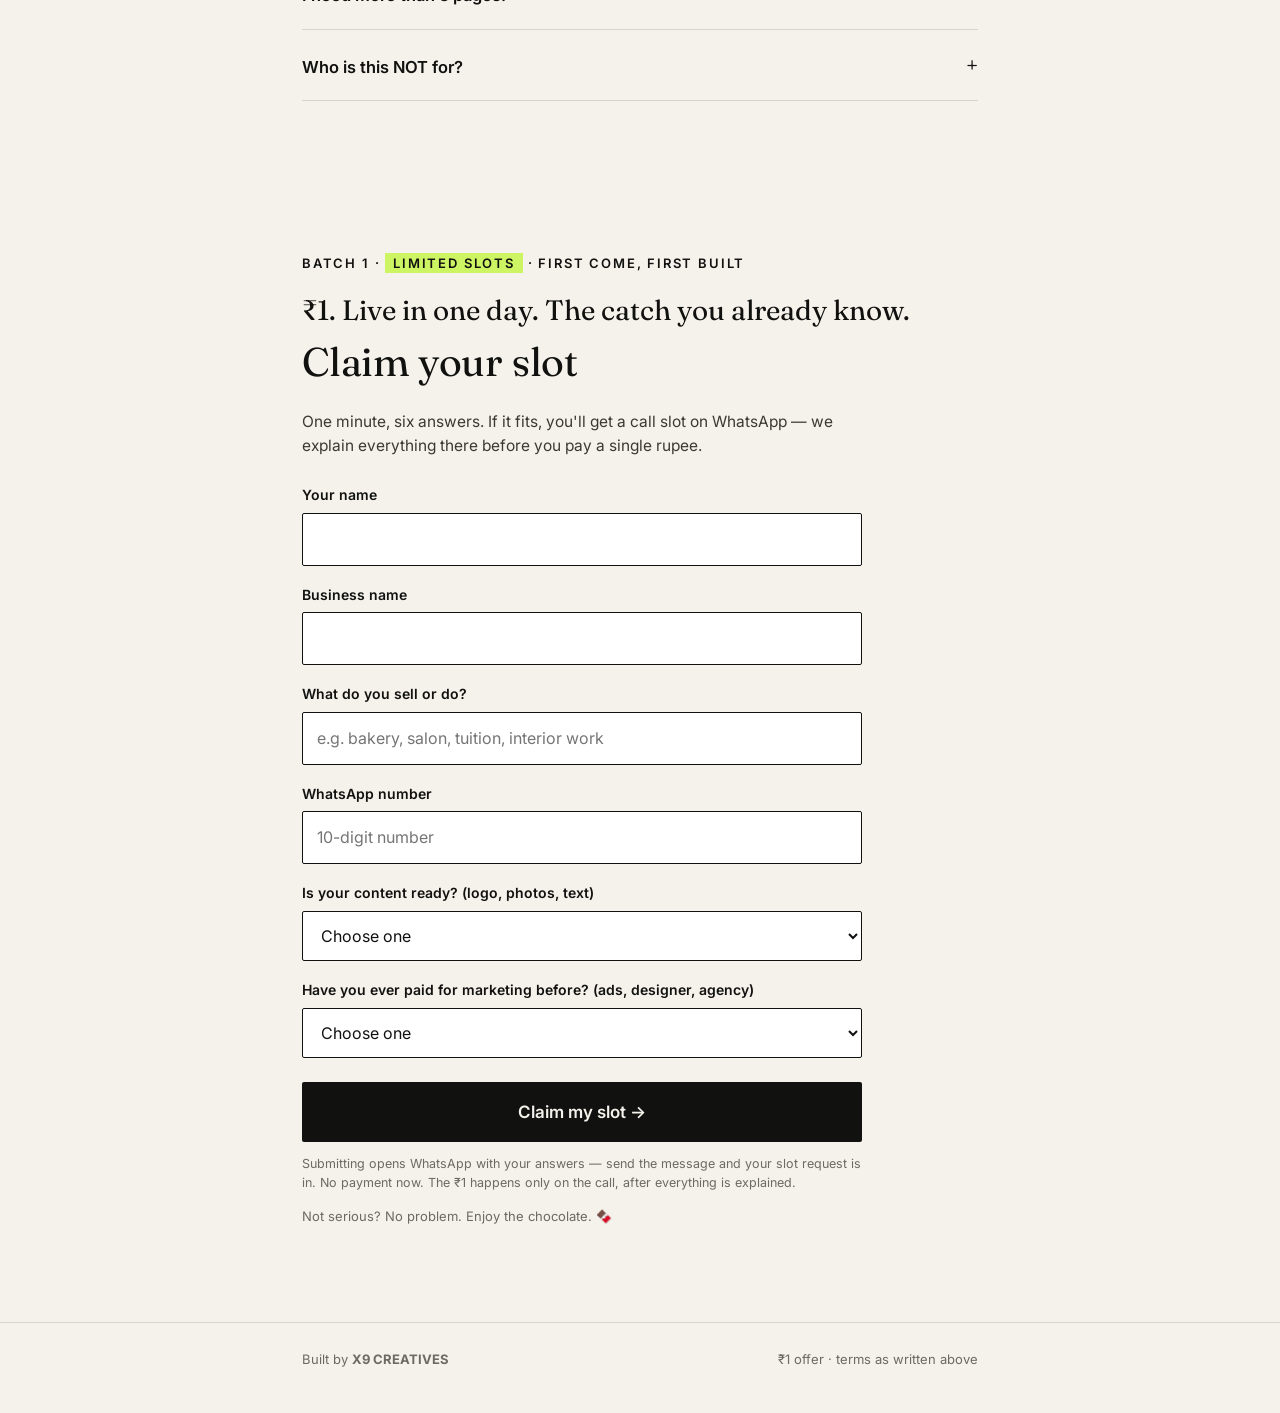
<file: archive/original-draft.html>
<!DOCTYPE html>
<html lang="en">
<head>
<meta charset="UTF-8">
<meta name="viewport" content="width=device-width, initial-scale=1.0">
<title>X9 CREATIVES — A website at ₹1. Not a joke.</title>
<meta name="description" content="A complete 3-page website for ₹1 — built from the design you show us, live in 1 day. Full first-year cost ₹2,501 including domain & hosting. The catch is public.">
<meta property="og:title" content="A website. The price of a chocolate.">
<meta property="og:description" content="A complete website for ₹1. Live in 1 day. Not a joke — the catch is public.">
<meta property="og:type" content="website">
<link rel="preconnect" href="https://fonts.googleapis.com">
<link href="https://fonts.googleapis.com/css2?family=Fraunces:ital,opsz,wght@0,9..144,400;0,9..144,600;1,9..144,400&family=Inter:wght@400;500;600&display=swap" rel="stylesheet">
<style>
  :root{
    --ink:#111110;
    --paper:#F4F2EA;
    --lime:#CDF463;
    --dim:#6b6a63;
    --rule:#11111022;
  }
  *{margin:0;padding:0;box-sizing:border-box}
  html{scroll-behavior:smooth}
  body{background:var(--paper);color:var(--ink);font-family:'Inter',system-ui,sans-serif;font-size:16px;line-height:1.55;-webkit-font-smoothing:antialiased}
  .serif{font-family:'Fraunces',Georgia,serif}
  .wrap{max-width:720px;margin:0 auto;padding:0 22px}
  section{padding:76px 0}
  .eyebrow{font-size:12px;letter-spacing:.18em;text-transform:uppercase;font-weight:600;color:var(--dim);margin-bottom:14px}
  h2{font-family:'Fraunces',Georgia,serif;font-weight:400;font-size:clamp(28px,6.4vw,40px);line-height:1.1;margin-bottom:26px;letter-spacing:-.005em}

  /* STICKY NAV */
  nav{position:sticky;top:0;background:var(--paper);border-bottom:1px solid var(--rule);z-index:60;padding:13px 0}
  nav .wrap{display:flex;justify-content:space-between;align-items:center;gap:12px}
  .brand{font-family:'Fraunces',Georgia,serif;font-weight:600;font-size:17px}
  .brand em{font-style:normal;background:var(--lime);padding:0 6px}
  .nav-cta{background:var(--ink);color:var(--paper);text-decoration:none;font-weight:600;font-size:13.5px;padding:10px 18px;border-radius:2px;white-space:nowrap}
  .nav-cta:active{transform:translateY(1px)}

  /* HERO — centered, one goal */
  .hero{padding:84px 0 70px;text-align:center}
  .hero h1{font-family:'Fraunces',Georgia,serif;font-weight:400;font-size:clamp(36px,8.6vw,62px);line-height:1.06;letter-spacing:-.01em;max-width:640px;margin:0 auto}
  .hero h1 .hl{background:var(--lime);padding:0 10px}
  .hero .sub{font-size:18px;margin:22px auto 0;max-width:470px;color:#26251f}
  .price-row{display:flex;align-items:flex-end;justify-content:center;gap:18px;margin:34px auto 6px;flex-wrap:wrap}
  .price{font-family:'Fraunces',Georgia,serif;font-size:clamp(90px,24vw,150px);line-height:.85;font-weight:600}
  .mrp{transform:rotate(-3deg);border:1.5px dashed var(--ink);padding:10px 14px;font-size:12.5px;line-height:1.5;max-width:210px;background:#fff;font-weight:500;text-align:left}
  .mrp b{display:block;font-size:13px;letter-spacing:.06em}
  .cta{display:inline-block;background:var(--ink);color:var(--paper);text-decoration:none;font-weight:600;font-size:17.5px;padding:17px 34px;margin-top:28px;border-radius:2px}
  .cta span{background:var(--lime);color:var(--ink);padding:2px 8px;margin-left:7px}
  .cta:active{transform:translateY(1px)}
  .whisper{font-size:13px;color:var(--dim);margin-top:13px}
  .hero .alt{font-size:12.5px;color:var(--dim);margin-top:26px}

  /* TICKER */
  .ticker{background:var(--lime);border-top:1.5px solid var(--ink);border-bottom:1.5px solid var(--ink);overflow:hidden;padding:10px 0;white-space:nowrap}
  .ticker-track{display:inline-block;animation:tick 22s linear infinite}
  .ticker span{font-family:'Fraunces',Georgia,serif;font-weight:600;font-size:15px;letter-spacing:.06em;margin-right:34px}
  @keyframes tick{from{transform:translateX(0)}to{transform:translateX(-50%)}}
  @media (prefers-reduced-motion: reduce){.ticker-track{animation:none}}

  /* PAIN — audience's own words */
  .pain{background:var(--paper)}
  .pain-quote{padding:18px 0;border-top:1px solid var(--rule);font-family:'Fraunces',Georgia,serif;font-size:clamp(19px,4.6vw,24px);line-height:1.35;font-style:italic}
  .pain-quote:first-of-type{border-top:none}
  .pain-quote small{display:block;font-family:'Inter',system-ui,sans-serif;font-style:normal;font-size:13px;color:var(--dim);margin-top:6px}
  .pain .turn{margin-top:30px;font-size:17px;font-weight:600}
  .pain .turn .hl{background:var(--lime);padding:0 6px}

  /* CATCH */
  .catch-item{padding:20px 0;border-top:1px solid var(--rule)}
  .catch-item:first-of-type{border-top:none}
  .catch-item h3{font-family:'Fraunces',Georgia,serif;font-weight:600;font-size:19px;margin-bottom:6px}
  .catch-item p{color:#3a3934;font-size:15.5px;max-width:540px}
  .stamp{display:inline-block;background:var(--lime);font-weight:600;font-size:14px;padding:6px 12px;margin-top:26px;transform:rotate(-1deg)}

  /* PROOF (right after the objection) */
  .proof{padding-top:0}
  .proof-box{border:1.5px dashed var(--ink);background:#fff;padding:22px 20px;max-width:560px}
  .proof-box .honest{font-family:'Fraunces',Georgia,serif;font-size:18px;font-weight:600;margin-bottom:6px}
  .proof-box p{font-size:15px;color:#26251f}
  .ig-note{font-size:14px;color:#3a3934;margin-top:16px;max-width:540px}

  /* GET + HOW */
  .get ul{list-style:none;max-width:600px}
  .get li{padding:14px 0;border-top:1px solid var(--rule);font-size:17px;display:flex;gap:14px;align-items:baseline}
  .get li:first-child{border-top:none}
  .get li::before{content:"→";font-weight:600;flex:0 0 auto}
  .get li b{font-weight:600}
  .step{display:flex;gap:18px;padding:18px 0;border-top:1px solid var(--rule);align-items:baseline}
  .step:first-of-type{border-top:none}
  .step .n{font-family:'Fraunces',Georgia,serif;font-size:22px;font-weight:600;flex:0 0 34px}
  .step h3{font-size:17px;font-weight:600;margin-bottom:3px}
  .step p{font-size:15px;color:#3a3934}
  .oneday{margin-top:24px;font-family:'Fraunces',Georgia,serif;font-size:22px}
  .oneday .hl{background:var(--lime);padding:0 6px}

  /* GROWTH */
  .growth{background:var(--ink);color:var(--paper)}
  .growth .eyebrow{color:#a3a29a}
  .growth h2 .money{background:var(--lime);color:var(--ink);padding:0 8px}
  .growth .gprice{font-family:'Fraunces',Georgia,serif;font-size:clamp(40px,10vw,56px);font-weight:600;line-height:1;margin:26px 0}
  .growth .gprice small{font-family:'Inter',system-ui,sans-serif;font-size:13px;font-weight:500;color:#a3a29a;display:block;margin-top:8px}
  .growth ul{list-style:none}
  .growth li{padding:13px 0;border-top:1px solid #ffffff22;font-size:16px;display:flex;gap:13px;align-items:baseline}
  .growth li::before{content:"→";color:var(--lime);font-weight:600;flex:0 0 auto}
  .growth li b{font-weight:600}
  .growth .gecom{font-size:12.5px;color:#a3a29a;margin-top:16px}
  .growth .gcta{display:inline-block;background:var(--lime);color:var(--ink);text-decoration:none;font-weight:600;font-size:16px;padding:15px 26px;margin-top:24px;border-radius:2px}
  .growth .gcta:active{transform:translateY(1px)}

  /* FAQ */
  details{border-top:1px solid var(--rule)}
  details:last-of-type{border-bottom:1px solid var(--rule)}
  summary{cursor:pointer;list-style:none;padding:18px 0;font-weight:600;font-size:16.5px;display:flex;justify-content:space-between;gap:16px;align-items:baseline}
  summary::-webkit-details-marker{display:none}
  summary::after{content:"+";font-family:'Fraunces',Georgia,serif;font-size:22px;flex:0 0 auto}
  details[open] summary::after{content:"–"}
  details p{padding:0 0 20px;font-size:15.5px;color:#3a3934;max-width:560px}

  /* FINAL CTA + FORM */
  .last{padding-bottom:96px}
  .last .slots{font-size:13px;letter-spacing:.14em;text-transform:uppercase;font-weight:600;margin-bottom:16px}
  .last .slots i{font-style:normal;background:var(--lime);padding:2px 8px}
  .last .remind{font-family:'Fraunces',Georgia,serif;font-size:clamp(22px,5vw,28px);margin-bottom:8px}
  .form-sec .lead{font-size:15.5px;color:#3a3934;max-width:540px;margin-bottom:26px}
  .field{margin-bottom:18px;max-width:560px}
  .field label{display:block;font-weight:600;font-size:14px;margin-bottom:7px}
  .field input,.field select{width:100%;padding:13px 14px;font:inherit;font-size:16px;border:1.5px solid var(--ink);background:#fff;border-radius:2px;color:var(--ink)}
  .field input:focus,.field select:focus{outline:3px solid var(--lime);outline-offset:0}
  .form-btn{width:100%;max-width:560px;background:var(--ink);color:var(--paper);border:none;font:inherit;font-weight:600;font-size:17px;padding:17px;border-radius:2px;cursor:pointer;margin-top:6px}
  .form-btn:active{transform:translateY(1px)}
  .form-note{font-size:12.5px;color:var(--dim);margin-top:12px;max-width:560px}

  footer{border-top:1px solid var(--rule);padding:26px 0 44px;font-size:13px;color:var(--dim)}
  footer .wrap{display:flex;justify-content:space-between;flex-wrap:wrap;gap:10px}

  /* REVEAL */
  .rv{opacity:0;transform:translateY(14px);transition:opacity .5s ease,transform .5s ease}
  .rv.in{opacity:1;transform:none}
  @media (prefers-reduced-motion: reduce){.rv{opacity:1;transform:none;transition:none}}
  @media (prefers-reduced-motion: no-preference){
    .hero h1,.hero .sub,.price-row,.hero .cta,.hero .whisper,.hero .alt{animation:rise .6s ease both}
    .hero .sub{animation-delay:.08s}.price-row{animation-delay:.14s}.hero .cta{animation-delay:.2s}.hero .whisper{animation-delay:.24s}.hero .alt{animation-delay:.28s}
    @keyframes rise{from{opacity:0;transform:translateY(10px)}to{opacity:1;transform:none}}
  }
  a:focus-visible,summary:focus-visible,button:focus-visible{outline:3px solid var(--ink);outline-offset:3px}
  .growth a:focus-visible{outline-color:var(--lime)}
</style>
</head>
<body>

<!-- STICKY NAV — CTA always visible -->
<nav>
  <div class="wrap">
    <div class="brand">X9 <em>CREATIVES</em></div>
    <a class="nav-cta" href="#claim">Claim your ₹1 slot</a>
  </div>
</nav>

<!-- HERO — one thing -->
<section class="hero wrap">
  <h1>A website.<br>The price of <span class="hl">a chocolate.</span></h1>
  <div class="price-row">
    <div class="price serif">₹1</div>
    <div class="mrp serif"><b>MRP ₹1.00</b>incl. of all taxes, design &amp; one dead excuse.</div>
  </div>
  <a class="cta" href="#claim">Claim your slot <span>1-min form</span></a>
  <p class="whisper">Not a joke. The catch is public — it's right below ↓</p>
</section>

<!-- TICKER -->
<div class="ticker" aria-hidden="true">
  <div class="ticker-track">
    <span>₹1</span><span>NOT A JOKE</span><span>LIVE IN 1 DAY</span><span>NO TEMPLATES</span><span>THE CATCH IS PUBLIC</span><span>₹1</span><span>NOT A JOKE</span><span>LIVE IN 1 DAY</span><span>NO TEMPLATES</span><span>THE CATCH IS PUBLIC</span>
  </div>
</div>

<!-- PAIN — their words, not ours -->
<section class="pain">
  <div class="wrap rv">
    <p class="eyebrow">Be honest</p>
    <h2>Sound familiar?</h2>
    <div class="pain-quote">"A website? I'll do it later."<small>— you. For the last two years.</small></div>
    <div class="pain-quote">"The quote said ₹30,000. I closed the chat."<small>— and posted one more story instead.</small></div>
    <div class="pain-quote">"Send me your website link?" …and you sent your Instagram.<small>— again.</small></div>
    <div class="pain-quote">Someone searched for what you sell last night. Your competitor showed up. You didn't.<small>— this one isn't a quote. It's just true.</small></div>
    <p class="turn">We can't fix your excuses. So we removed them: <span class="hl">₹1.</span></p>
  </div>
</section>

<!-- THE CATCH — the biggest objection, answered head-on -->
<section class="catch">
  <div class="wrap rv">
    <p class="eyebrow">"Too good to be true" — let's check</p>
    <h2>The whole catch, upfront</h2>
    <div class="catch-item">
      <h3>1. ₹1 is the build. ₹2,500 is your domain &amp; hosting.</h3>
      <p>One year of domain + hosting, ₹2,500 — we buy it, set it up, and put your site live for you. So the real total is <b>₹2,501 for the first year</b>. There. Now you know the full number before anyone asks for it.</p>
    </div>
    <div class="catch-item">
      <h3>2. It's 3 pages</h3>
      <p>Home. About / Services. Contact. Built properly. Need a bigger site? That's a normal project — this offer is the small one.</p>
    </div>
    <div class="catch-item">
      <h3>3. If you love it, say it</h3>
      <p>Post it. Tag us. Tell one friend. We're a new studio — proof is how we grow. That's the real payment.</p>
    </div>
    <span class="stamp">No hidden fee. Next year: same ₹2,500 renewal. Nothing else.</span>
  </div>
</section>

<!-- WHAT YOU GET -->
<section class="get">
  <div class="wrap rv">
    <p class="eyebrow">For your ₹1</p>
    <h2>What you get</h2>
    <ul>
      <li><b>Your design, not a template</b> — send a reference site or style you like, we build on it</li>
      <li><b>Live in 1 day</b> — from the moment your content is locked</li>
      <li><b>Domain + hosting + go-live, done for you</b> — covered by the ₹2,500/yr, domain registered in your name</li>
      <li><b>Full website files</b> — yours to keep, forever</li>
    </ul>
  </div>
</section>

<!-- HOW IT WORKS -->
<section class="how">
  <div class="wrap rv">
    <p class="eyebrow">Simple process</p>
    <h2>How it works</h2>
    <div class="step"><div class="n serif">1</div><div><h3>Fill the form</h3><p>One minute, six answers — right on this page. No payment now.</p></div></div>
    <div class="step"><div class="n serif">2</div><div><h3>10-minute call</h3><p>We explain everything, answer everything. There's a small bonus we only share on the call.</p></div></div>
    <div class="step"><div class="n serif">3</div><div><h3>Lock your content, pay up</h3><p>A short meet — we fix your text, photos and reference together. ₹1 for the build, ₹2,500 for your year of domain &amp; hosting. Keep the ₹1 receipt — it's a fun one.</p></div></div>
    <div class="step"><div class="n serif">4</div><div><h3>Live the next day</h3><p>Your site — live on your own domain. Files in your WhatsApp, yours forever.</p></div></div>
    <p class="oneday serif">Slot to site: <span class="hl">one day.</span></p>
  </div>
</section>

<!-- GROWTH SITE -->
<section class="growth">
  <div class="wrap rv">
    <p class="eyebrow">When you're ready</p>
    <h2>The ₹1 site makes you visible.<br>The Growth Site makes you <span class="money">money.</span></h2>
    <div class="gprice">₹10–20K<small>exact quote after one call — depends on what your business needs</small></div>
    <ul>
      <li><b>5–8 pages</b> — built around how your customers actually buy</li>
      <li><b>WhatsApp enquiry buttons</b> on every page — visitors become chats</li>
      <li><b>Google Maps + Google Business setup</b> — built to be found, not just to exist</li>
      <li><b>Your own panel</b> — change prices, photos and offers yourself, anytime, in seconds</li>
      <li><b>Hosted &amp; maintained by us</b> — you run the business, we run the site</li>
    </ul>
    <p class="gecom">Selling products online? E-commerce stores from ₹30K.</p>
    <a class="gcta" href="#claim">Ask about it on the call →</a>
  </div>
</section>

<!-- FAQ -->
<section class="faq">
  <div class="wrap rv">
    <p class="eyebrow">Ask before you pay your rupee</p>
    <h2>Questions everyone asks</h2>
    <details>
      <summary>Is this a scam?</summary>
      <p>Correct instinct — check the numbers. The full first-year cost is ₹2,501: ₹1 for the build, ₹2,500 for your domain and hosting. It's written on this page, on the ad, and we'll say it again on the call. Your domain is registered in your name and you keep the files — so nothing of yours can ever be held.</p>
    </details>
    <details>
      <summary>Why ₹1? What do you get?</summary>
      <p>We're a new studio. Nobody trusts a new name, and we'd rather prove than promise. We get a portfolio piece and, if you love the work, your word to others. That's worth more to us right now than your money.</p>
    </details>
    <details>
      <summary>So what do I really spend in total?</summary>
      <p>₹2,501 for the first year. From next year, only the ₹2,500 domain &amp; hosting renewal. That's the full amount. There is nothing else.</p>
    </details>
    <details>
      <summary>Who owns the website?</summary>
      <p>You. Domain in your name, files in your hands. If you ever want to walk away and host it elsewhere — you can, freely.</p>
    </details>
    <details>
      <summary>Can I ask for changes after delivery?</summary>
      <p>The ₹1 site is built once, from the content we lock together on the call — that's how it stays ₹1 and ships in a day. So come with your content final. Changes after delivery are paid, small and fixed-price.</p>
    </details>
    <details>
      <summary>I need more than 3 pages.</summary>
      <p>Then you want the Growth Site — 5–8 pages, WhatsApp buttons, Google setup, and a panel where you change prices and photos yourself, anytime. Ask about it on the call, or start at ₹1 and grow later. Most people do exactly that.</p>
    </details>
    <details>
      <summary>Who is this NOT for?</summary>
      <p>People with no content and no time to gather it, and people hunting for free work. If you're serious about your business, you're exactly who this is for.</p>
    </details>
  </div>
</section>

<!-- FINAL CTA + FORM — the offer, repeated -->
<section class="last form-sec" id="claim">
  <div class="wrap">
    <p class="slots">Batch 1 · <i>limited slots</i> · first come, first built</p>
    <p class="remind serif">₹1. Live in one day. The catch you already know.</p>
    <h2>Claim your slot</h2>
    <p class="lead">One minute, six answers. If it fits, you'll get a call slot on WhatsApp — we explain everything there before you pay a single rupee.</p>
    <form id="claimForm">
      <div class="field">
        <label for="f-name">Your name</label>
        <input id="f-name" name="name" type="text" required autocomplete="name">
      </div>
      <div class="field">
        <label for="f-biz">Business name</label>
        <input id="f-biz" name="business" type="text" required>
      </div>
      <div class="field">
        <label for="f-what">What do you sell or do?</label>
        <input id="f-what" name="what" type="text" placeholder="e.g. bakery, salon, tuition, interior work" required>
      </div>
      <div class="field">
        <label for="f-phone">WhatsApp number</label>
        <input id="f-phone" name="phone" type="tel" inputmode="tel" placeholder="10-digit number" pattern="[0-9+ ]{10,13}" required>
      </div>
      <div class="field">
        <label for="f-content">Is your content ready? (logo, photos, text)</label>
        <select id="f-content" name="content" required>
          <option value="" disabled selected>Choose one</option>
          <option>Yes, all ready</option>
          <option>Half ready</option>
          <option>Not yet</option>
        </select>
      </div>
      <div class="field">
        <label for="f-paid">Have you ever paid for marketing before? (ads, designer, agency)</label>
        <select id="f-paid" name="paid" required>
          <option value="" disabled selected>Choose one</option>
          <option>Yes</option>
          <option>No</option>
        </select>
      </div>
      <button class="form-btn" type="submit">Claim my slot →</button>
      <p class="form-note">Submitting opens WhatsApp with your answers — send the message and your slot request is in. No payment now. The ₹1 happens only on the call, after everything is explained.</p>
    </form>
    <p class="whisper">Not serious? No problem. Enjoy the chocolate. 🍫</p>
  </div>
</section>

<footer>
  <div class="wrap">
    <div>Built by <b>X9 CREATIVES</b></div>
    <div>₹1 offer · terms as written above</div>
  </div>
</footer>

<script>
// Form → WhatsApp with answers pre-filled
document.getElementById('claimForm').addEventListener('submit', function(e){
  e.preventDefault();
  var f = e.target;
  var msg = "%E2%82%B91 slot request%0A"
    + "Name: " + encodeURIComponent(f.name.value) + "%0A"
    + "Business: " + encodeURIComponent(f.business.value) + "%0A"
    + "What we do: " + encodeURIComponent(f.what.value) + "%0A"
    + "WhatsApp: " + encodeURIComponent(f.phone.value) + "%0A"
    + "Content ready: " + encodeURIComponent(f.content.value) + "%0A"
    + "Paid for marketing before: " + encodeURIComponent(f.paid.value);
  window.open("https://wa.me/91XXXXXXXXXX?text=" + msg, "_blank");
});

// Scroll reveals
var obs = new IntersectionObserver(function(entries){
  entries.forEach(function(en){ if(en.isIntersecting){ en.target.classList.add('in'); obs.unobserve(en.target); } });
},{threshold:0.12});
document.querySelectorAll('.rv').forEach(function(el){ obs.observe(el); });
</script>

</body>
</html>
</file>
<file: assets/css/styles.css>
/* ==========================================================================
   X9 CREATIVES — ₹1 Website Landing Page
   --------------------------------------------------------------------------
   1.  Tokens
   2.  Reset & base
   3.  Layout helpers
   4.  Accessibility
   5.  Scroll progress
   6.  Nav (logo + CTA)
   7.  Hero (2-column: copy left, offer card right)
   8.  Ticker
   9.  Pain
   10. Catch
   11. Proof / honesty
   12. What you get + How it works
   13. Growth site
   14. FAQ
   15. Claim form
   16. Mobile sticky CTA
   17. Footer
   18. Animation system
   19. Responsive
   ========================================================================== */

/* 1. TOKENS ---------------------------------------------------------------- */
:root{
  --ink:#111110;
  --paper:#F4F2EA;
  --lime:#CDF463;
  --lime-hot:#C9FF2E;          /* from the logo mark */
  --dim:#6b6a63;
  --body:#3a3934;
  --body-strong:#26251f;
  --rule:#11111022;
  --white:#fff;
  --danger:#a3231b;

  --font-sans:'Inter',system-ui,-apple-system,'Segoe UI',sans-serif;
  --font-serif:'Fraunces',Georgia,'Times New Roman',serif;

  --wrap:1140px;               /* nav, hero, footer */
  --measure:720px;             /* reading column for body sections */
  --gutter:24px;
  --section-y:clamp(58px,7vw,88px);
  --radius:2px;
  --nav-h:70px;

  --ease:cubic-bezier(.22,1,.36,1);
  --ease-out:cubic-bezier(.16,1,.3,1);
}

/* 2. RESET & BASE --------------------------------------------------------- */
*{margin:0;padding:0;box-sizing:border-box}
/* An author `display` rule beats the UA's display:none for [hidden], which
   silently reveals elements the JS meant to hide. Make hidden win. */
[hidden]{display:none!important}
html{scroll-behavior:smooth;-webkit-text-size-adjust:100%}
body{
  background:var(--paper);
  color:var(--ink);
  font-family:var(--font-sans);
  font-size:16px;
  line-height:1.55;
  -webkit-font-smoothing:antialiased;
  text-rendering:optimizeLegibility;
  overflow-x:hidden;
}
img,svg{max-width:100%;height:auto;display:block}
a{color:inherit}

/* 3. LAYOUT HELPERS ------------------------------------------------------- */
.serif{font-family:var(--font-serif)}
.wrap{width:100%;max-width:var(--wrap);margin:0 auto;padding:0 var(--gutter)}
/* Body sections keep a 720px reading measure but stay on the same left grid
   line as the nav and hero, so the page reads as one layout. */
.wrap.narrow > *{max-width:var(--measure)}
section{padding:var(--section-y) 0;scroll-margin-top:calc(var(--nav-h) + 12px)}
.eyebrow{
  font-size:12px;letter-spacing:.18em;text-transform:uppercase;
  font-weight:600;color:var(--dim);margin-bottom:14px;
}
h2{
  font-family:var(--font-serif);font-weight:400;
  font-size:clamp(28px,5.2vw,42px);line-height:1.08;
  margin-bottom:26px;letter-spacing:-.008em;
}

/* Lime marker that sweeps in when its section is revealed. */
.hl{
  background-image:linear-gradient(var(--lime),var(--lime));
  background-repeat:no-repeat;
  background-size:0 100%;
  background-position:0 50%;
  padding:0 .16em;
  -webkit-box-decoration-break:clone;
  box-decoration-break:clone;
  transition:background-size .8s var(--ease) .18s;
}
.rv.in .hl,.hl.lit{background-size:100% 100%}

/* 4. ACCESSIBILITY -------------------------------------------------------- */
.skip-link{
  position:absolute;left:var(--gutter);top:-100px;z-index:100;
  background:var(--ink);color:var(--paper);font-weight:600;font-size:14px;
  padding:12px 18px;border-radius:var(--radius);text-decoration:none;
  transition:top .18s ease;
}
.skip-link:focus{top:12px}
.visually-hidden{
  position:absolute;width:1px;height:1px;margin:-1px;padding:0;
  overflow:hidden;clip:rect(0 0 0 0);white-space:nowrap;border:0;
}
a:focus-visible,summary:focus-visible,button:focus-visible,
input:focus-visible,select:focus-visible{
  outline:3px solid var(--ink);outline-offset:3px;
}
.growth a:focus-visible{outline-color:var(--lime)}

/* 5. SCROLL PROGRESS ------------------------------------------------------ */
.progress{
  position:fixed;top:0;left:0;right:0;height:3px;z-index:90;
  background:transparent;pointer-events:none;
}
.progress i{
  display:block;height:100%;width:0;
  background:var(--lime-hot);
  border-right:1px solid var(--ink);
  transition:width .1s linear;
}

/* 6. NAV ------------------------------------------------------------------ */
.site-nav{
  position:sticky;top:0;z-index:60;
  background:var(--paper);
  border-bottom:1px solid var(--rule);
  padding:12px 0;
  transition:padding .28s var(--ease),box-shadow .28s ease,background-color .28s ease;
}
.site-nav.scrolled{
  padding:8px 0;
  background:#F4F2EAF2;
  backdrop-filter:blur(10px);
  -webkit-backdrop-filter:blur(10px);
  box-shadow:0 10px 30px -18px #11111066;
}
.site-nav .wrap{display:flex;justify-content:space-between;align-items:center;gap:14px}

.brand{display:flex;align-items:center;gap:11px;text-decoration:none;min-width:0}
.brand-mark{
  width:42px;height:42px;flex:0 0 auto;border-radius:50%;
  transition:transform .55s var(--ease);
}
.site-nav.scrolled .brand-mark{width:36px;height:36px}
.brand:hover .brand-mark{transform:rotate(-10deg) scale(1.06)}
.brand-text{display:flex;flex-direction:column;min-width:0}
.brand-name{
  font-family:var(--font-serif);font-weight:600;font-size:18px;
  line-height:1.05;letter-spacing:-.01em;white-space:nowrap;
}
.brand-name em{font-style:normal;background:var(--lime);padding:0 5px}
.brand-tag{
  font-size:9px;letter-spacing:.19em;text-transform:uppercase;
  font-weight:600;color:var(--dim);margin-top:3px;white-space:nowrap;
}

.nav-cta{
  display:inline-flex;align-items:center;gap:8px;
  background:var(--ink);color:var(--paper);text-decoration:none;
  font-weight:600;font-size:14px;letter-spacing:.005em;
  padding:13px 20px;border-radius:var(--radius);white-space:nowrap;
  box-shadow:3px 3px 0 var(--lime);
  transition:transform .18s var(--ease),box-shadow .18s var(--ease);
}
.nav-cta .chip{background:var(--lime);color:var(--ink);padding:1px 7px;font-weight:700}
.nav-cta:hover{transform:translate(-1px,-1px);box-shadow:5px 5px 0 var(--lime)}
.nav-cta:active{transform:translate(1px,1px);box-shadow:1px 1px 0 var(--lime)}

/* 7. HERO ----------------------------------------------------------------- */
.hero{padding:clamp(44px,6vw,84px) 0 clamp(52px,6.5vw,84px);overflow:visible}
/* Named areas so the card can be repositioned per breakpoint without touching
   the markup order. Desktop: title and copy stack in column 1, card spans both
   rows in column 2. */
.hero-grid{
  display:grid;
  grid-template-columns:minmax(0,1.1fr) minmax(0,.9fr);
  grid-template-areas:
    "head card"
    "body card";
  column-gap:clamp(34px,4.6vw,66px);
  row-gap:24px;
  align-items:start;
}
.hero-head{grid-area:head;min-width:0}
.hero-body{grid-area:body;min-width:0}
.offer-wrap{grid-area:card;align-self:center}

.hero h1{
  font-family:var(--font-serif);font-weight:400;
  font-size:clamp(40px,6.4vw,80px);
  line-height:1.01;letter-spacing:-.018em;
  margin-bottom:0;          /* row-gap handles the spacing */
}
/* .line clips, the direct child slides up inside it, .hl stays inline so the
   lime marker hugs the words instead of filling the column. */
.hero h1 .line{display:block;overflow:hidden;padding-bottom:.05em}
.hero h1 .line > span{display:block;font-style:normal}
.hero h1 .hl{display:inline}
.hero .sub{font-size:clamp(16.5px,1.6vw,19.5px);color:var(--body-strong);max-width:44ch}

.hero-points{list-style:none;margin-top:26px;display:flex;flex-wrap:wrap;gap:10px 22px}
.hero-points li{
  display:flex;align-items:center;gap:9px;
  font-size:14.5px;font-weight:500;color:var(--body);
}
.hero-points li::before{
  content:"";width:9px;height:9px;flex:0 0 auto;
  background:var(--lime);border:1px solid var(--ink);
}
.hero .whisper-hero{font-size:13.5px;color:var(--dim);margin-top:24px}

/* --- right: offer card --- */
.offer-wrap{min-width:0;display:flex;justify-content:flex-end}
.offer-card{
  position:relative;width:100%;max-width:430px;
  background:var(--white);border:1.6px solid var(--ink);
  padding:clamp(24px,2.6vw,34px) clamp(20px,2.3vw,30px) clamp(22px,2.4vw,30px);
  box-shadow:10px 10px 0 var(--ink);
}
.offer-ribbon{
  position:absolute;top:-15px;right:-12px;
  background:var(--lime);border:1.5px solid var(--ink);
  font-size:11.5px;font-weight:700;letter-spacing:.14em;text-transform:uppercase;
  padding:6px 11px;transform:rotate(3deg);
}
.offer-label{
  font-size:11.5px;letter-spacing:.17em;text-transform:uppercase;
  font-weight:600;color:var(--dim);
}
.offer-price-row{display:flex;align-items:flex-end;gap:14px;margin:8px 0 4px;flex-wrap:wrap}
/* Deliberately sans, not the display serif: Fraunces is high-contrast, so its
   rupee crossbars render as hairlines at any weight and the figure reads faint.
   Inter 800 gives ₹ and 1 an even, unmistakably bold stroke. */
.offer-price{
  font-family:var(--font-sans);font-weight:800;
  font-size:clamp(80px,8.6vw,128px);line-height:.86;letter-spacing:-.045em;
}
.offer-mrp{
  /* --tilt drives both the static rule and the mrpIn keyframe, so a breakpoint
     can straighten the tag by changing one value. */
  --tilt:-3deg;
  transform:rotate(var(--tilt));border:1.5px dashed var(--ink);
  padding:9px 12px;font-size:12px;line-height:1.45;max-width:190px;
  background:var(--paper);font-weight:500;font-family:var(--font-serif);
  margin-bottom:8px;
}
.offer-mrp b{display:block;font-size:12.5px;letter-spacing:.05em}

.offer-cta{
  margin-top:24px;
  display:flex;align-items:center;justify-content:center;gap:10px;
  width:100%;background:var(--ink);color:var(--paper);text-decoration:none;
  font-weight:600;font-size:clamp(16.5px,1.5vw,18.5px);
  padding:18px 20px;border-radius:var(--radius);text-align:center;
  box-shadow:4px 4px 0 var(--lime);
  transition:transform .18s var(--ease),box-shadow .18s var(--ease);
}
.offer-cta .chip{background:var(--lime);color:var(--ink);padding:2px 8px;font-size:.78em;font-weight:700}
.offer-cta:hover{transform:translate(-2px,-2px);box-shadow:7px 7px 0 var(--lime)}
.offer-cta:active{transform:translate(1px,1px);box-shadow:2px 2px 0 var(--lime)}
.offer-fine{font-size:12.5px;color:var(--dim);margin-top:13px;text-align:center}

/* 8. TICKER --------------------------------------------------------------- */
.ticker{
  background:var(--lime);
  border-top:1.5px solid var(--ink);border-bottom:1.5px solid var(--ink);
  overflow:hidden;padding:11px 0;
}
/* Two identical groups laid side by side at their natural width, so shifting
   the track by exactly -50% arrives at a pixel-identical frame — the loop has
   no seam and no gap. Duration is set by main.js from the group width, keeping
   the speed constant however many items there are. */
.ticker-track{
  display:flex;
  width:max-content;
}
/* Only scroll once main.js has built the second group. Animating a single group
   would shift by half of one copy and expose a gap — so no JS means a static
   strip, which is correct rather than broken. */
.ticker-track.is-running{
  animation:tick var(--marquee-duration,26s) linear infinite;
  will-change:transform;
}
.ticker-group{display:flex;flex:0 0 auto}
.ticker span{
  font-family:var(--font-serif);font-weight:600;font-size:15px;
  letter-spacing:.06em;margin-right:34px;white-space:nowrap;
}
@keyframes tick{from{transform:translateX(0)}to{transform:translateX(-50%)}}

/* WCAG 2.2.2: give people a way to stop moving content. */
.ticker:hover .ticker-track.is-running,
.ticker:focus-within .ticker-track.is-running{animation-play-state:paused}

/* 9. PAIN ----------------------------------------------------------------- */
.pain-quote{
  padding:18px 0;border-top:1px solid var(--rule);
  font-family:var(--font-serif);font-size:clamp(19px,4.4vw,24px);
  line-height:1.35;font-style:italic;
}
.pain-quote:first-of-type{border-top:none}
.pain-quote small{
  display:block;font-family:var(--font-sans);font-style:normal;
  font-size:13px;color:var(--dim);margin-top:6px;
}
.pain .turn{margin-top:30px;font-size:17px;font-weight:600}

/* 10. CATCH --------------------------------------------------------------- */
.catch-item{padding:20px 0;border-top:1px solid var(--rule)}
.catch-item:first-of-type{border-top:none}
.catch-item h3{font-family:var(--font-serif);font-weight:600;font-size:19px;margin-bottom:6px}
.catch-item p{color:var(--body);font-size:15.5px;max-width:540px}
.stamp{
  display:inline-block;background:var(--lime);font-weight:600;font-size:14px;
  padding:7px 13px;margin-top:26px;transform:rotate(-1deg);
  border:1px solid var(--ink);
}

/* 11. PROOF --------------------------------------------------------------- */
.proof{padding-top:0}
.proof-box{
  border:1.5px dashed var(--ink);background:var(--white);
  padding:24px 22px;max-width:600px;
}
.proof-box .honest{font-family:var(--font-serif);font-size:18px;font-weight:600;margin-bottom:6px}
.proof-box p{font-size:15px;color:var(--body-strong)}
.proof-box p + p{margin-top:10px}
.ig-note{font-size:14px;color:var(--body);margin-top:16px;max-width:560px}
.ig-note a{font-weight:600;text-decoration-thickness:1.5px;text-underline-offset:2px}

/* 12. WHAT YOU GET + HOW IT WORKS ---------------------------------------- */
.get ul{list-style:none;max-width:620px}
/* Block, not flex: `<b>label</b> — rest` would otherwise split into two flex
   items and render as two columns. The arrow is positioned instead. */
.get li{
  position:relative;padding:14px 0 14px 27px;
  border-top:1px solid var(--rule);font-size:17px;
}
.get li:first-child{border-top:none}
.get li::before{content:"→";position:absolute;left:0;top:14px;font-weight:600}
.get li b{font-weight:600}
.step{
  display:flex;gap:18px;padding:18px 0;
  border-top:1px solid var(--rule);align-items:baseline;
}
.step:first-of-type{border-top:none}
.step .n{font-family:var(--font-serif);font-size:22px;font-weight:600;flex:0 0 34px}
.step h3{font-size:17px;font-weight:600;margin-bottom:3px}
.step p{font-size:15px;color:var(--body)}
.oneday{margin-top:24px;font-family:var(--font-serif);font-size:22px}

/* 13. GROWTH ------------------------------------------------------------- */
.growth{background:var(--ink);color:var(--paper)}
.growth .eyebrow{color:#a3a29a}
.growth h2 .money{color:var(--ink)}
.growth .gprice{
  font-family:var(--font-serif);font-size:clamp(40px,9vw,58px);
  font-weight:600;line-height:1;margin:26px 0;
}
.growth .gprice small{
  font-family:var(--font-sans);font-size:13px;font-weight:500;
  color:#a3a29a;display:block;margin-top:8px;
}
.growth ul{list-style:none}
/* Same reasoning as .get li — block layout keeps label and description on one
   continuous run of text. */
.growth li{
  position:relative;padding:13px 0 13px 26px;
  border-top:1px solid #ffffff22;font-size:16px;
}
.growth li::before{content:"→";position:absolute;left:0;top:13px;color:var(--lime);font-weight:600}
.growth li b{font-weight:600}
.growth .gecom{font-size:12.5px;color:#a3a29a;margin-top:16px}
.growth .gcta{
  display:inline-block;background:var(--lime);color:var(--ink);
  text-decoration:none;font-weight:600;font-size:16px;
  padding:15px 26px;margin-top:24px;border-radius:var(--radius);
  box-shadow:4px 4px 0 #ffffff33;
  transition:transform .18s var(--ease),box-shadow .18s var(--ease);
}
.growth .gcta:hover{transform:translate(-2px,-2px);box-shadow:7px 7px 0 #ffffff33}
.growth .gcta:active{transform:translate(1px,1px);box-shadow:2px 2px 0 #ffffff33}

/* 14. FAQ ---------------------------------------------------------------- */
details{border-top:1px solid var(--rule)}
details:last-of-type{border-bottom:1px solid var(--rule)}
summary{
  cursor:pointer;list-style:none;padding:18px 0;
  font-weight:600;font-size:16.5px;
  display:flex;justify-content:space-between;gap:16px;align-items:baseline;
  transition:color .2s ease;
}
summary:hover{color:var(--dim)}
summary::-webkit-details-marker{display:none}
summary::after{
  content:"+";font-family:var(--font-serif);font-size:24px;line-height:1;
  flex:0 0 auto;transition:transform .3s var(--ease);
}
details[open] summary::after{transform:rotate(45deg)}
details p{padding:0 0 20px;font-size:15.5px;color:var(--body);max-width:600px}
details[open] p{animation:faqIn .4s var(--ease) both}
@keyframes faqIn{from{opacity:0;transform:translateY(-6px)}to{opacity:1;transform:none}}

/* 15. CLAIM FORM --------------------------------------------------------- */
.last{padding-bottom:clamp(72px,9vw,104px)}
.last .slots{
  font-size:13px;letter-spacing:.14em;text-transform:uppercase;
  font-weight:600;margin-bottom:16px;
}
.last .slots i{font-style:normal;background:var(--lime);padding:2px 8px}
.last .remind{font-family:var(--font-serif);font-size:clamp(22px,4.6vw,29px);margin-bottom:8px}
.form-sec .lead{font-size:15.5px;color:var(--body);max-width:560px;margin-bottom:26px}
.field{margin-bottom:18px;max-width:560px}
.field label{display:block;font-weight:600;font-size:14px;margin-bottom:7px}
.field input,.field select{
  width:100%;padding:14px;font:inherit;font-size:16px;
  border:1.5px solid var(--ink);background:var(--white);
  border-radius:var(--radius);color:var(--ink);
  transition:box-shadow .2s ease,border-color .2s ease;
}
.field select{appearance:none;background-image:none}
.field input:focus,.field select:focus{outline:3px solid var(--lime);outline-offset:0}
.field .hint{font-size:12.5px;color:var(--dim);margin-top:6px}
.field .err{display:none;font-size:13px;font-weight:600;color:var(--danger);margin-top:6px}
.field.invalid input,.field.invalid select{border-color:var(--danger)}
.field.invalid .err{display:block;animation:shake .3s ease both}
@keyframes shake{
  0%,100%{transform:translateX(0)}
  25%{transform:translateX(-4px)}
  75%{transform:translateX(4px)}
}
.form-btn{
  width:100%;max-width:560px;background:var(--ink);color:var(--paper);
  border:none;font:inherit;font-weight:600;font-size:17.5px;
  padding:18px;border-radius:var(--radius);cursor:pointer;margin-top:6px;
  box-shadow:4px 4px 0 var(--lime);
  transition:transform .18s var(--ease),box-shadow .18s var(--ease);
}
.form-btn:hover{transform:translate(-2px,-2px);box-shadow:7px 7px 0 var(--lime)}
.form-btn:active{transform:translate(1px,1px);box-shadow:2px 2px 0 var(--lime)}
.form-btn[disabled]{opacity:.6;cursor:progress;transform:none;box-shadow:4px 4px 0 var(--lime)}
.form-note{font-size:12.5px;color:var(--dim);margin-top:12px;max-width:560px}

/* 15c. SUCCESS PAGE (success.html) --------------------------------------- */
.page-success{display:flex;flex-direction:column;min-height:100vh;padding-bottom:0}
.success-main{flex:1 0 auto;display:flex;align-items:center;padding:clamp(40px,6vw,72px) 0}

.success-card{
  max-width:600px;
  border:1.6px solid var(--ink);background:var(--white);
  padding:clamp(26px,3.4vw,40px);
  box-shadow:10px 10px 0 var(--ink);
  animation:pop .55s var(--ease) both;
}
@keyframes pop{from{opacity:0;transform:scale(.97) translateY(14px)}to{opacity:1;transform:none}}

.success-tick{
  width:56px;height:56px;margin-bottom:20px;
  display:grid;place-items:center;
  background:var(--lime);border:1.5px solid var(--ink);border-radius:50%;
  font-size:28px;font-weight:700;line-height:1;
  animation:tickIn .55s var(--ease) .15s both;
}
@keyframes tickIn{from{opacity:0;transform:scale(.4) rotate(-25deg)}to{opacity:1;transform:none}}

.success-eyebrow{
  font-size:11.5px;letter-spacing:.17em;text-transform:uppercase;
  font-weight:600;color:var(--dim);margin-bottom:8px;
}
.success-title{
  font-family:var(--font-serif);font-weight:600;
  font-size:clamp(28px,5vw,40px);line-height:1.06;letter-spacing:-.01em;
  margin-bottom:12px;
}
.success-lead{font-size:16px;color:var(--body-strong);max-width:46ch}
.success-lead a{font-weight:600;text-underline-offset:2px}

.success-reassure{
  margin-top:22px;background:var(--paper);border:1.5px dashed var(--ink);
  padding:14px 16px;font-size:13.5px;line-height:1.5;color:var(--body);
}

.success-steps{
  list-style:none;counter-reset:step;
  margin-top:26px;padding-top:22px;border-top:1px solid var(--rule);
}
.success-steps li{
  counter-increment:step;position:relative;
  padding:11px 0 11px 34px;font-size:15px;color:var(--body);
}
.success-steps li::before{
  content:counter(step);position:absolute;left:0;top:9px;
  width:23px;height:23px;display:grid;place-items:center;
  background:var(--lime);border:1px solid var(--ink);border-radius:50%;
  font-family:var(--font-serif);font-size:12.5px;font-weight:600;color:var(--ink);
}
.success-steps li b{color:var(--ink);font-weight:600}

.success-foot{margin-top:26px;padding-top:20px;border-top:1px solid var(--rule)}
.countdown{font-size:13px;color:var(--dim);min-height:20px}
.home-btn{
  display:inline-block;margin-top:10px;
  background:var(--ink);color:var(--paper);border:none;text-decoration:none;
  font:inherit;font-weight:600;font-size:15.5px;
  padding:14px 22px;border-radius:var(--radius);cursor:pointer;
  transition:transform .18s var(--ease);
}
.home-btn:active{transform:translateY(1px)}

@media (max-width:600px){
  .success-card{box-shadow:6px 6px 0 var(--ink);padding:24px 20px}
  .home-btn{display:block;text-align:center}
}

/* 15b. CLAIM MODAL ------------------------------------------------------- */
/* NOTE: only .modal[open] may set display — a bare `display:flex` here would
   override the UA's display:none and leave the closed dialog on the page. */
.modal{
  /* margin:auto is what centres a modal dialog in the top layer — the `*` reset
     at the top of this file zeroes it, so it has to be restored here. */
  margin:auto;
  width:min(580px,calc(100vw - 32px));
  max-height:min(88vh,940px);
  padding:0;border:1.6px solid var(--ink);border-radius:var(--radius);
  background:var(--paper);color:var(--ink);
  box-shadow:12px 12px 0 var(--ink);
  overflow:hidden;
}
.modal[open]{display:flex;flex-direction:column;animation:modalIn .34s var(--ease) both}
.modal::backdrop{background:#11111099}
.modal[open]::backdrop{animation:backdropIn .3s ease both;backdrop-filter:blur(3px);-webkit-backdrop-filter:blur(3px)}
@keyframes modalIn{from{opacity:0;transform:translateY(20px) scale(.97)}to{opacity:1;transform:none}}
@keyframes backdropIn{from{opacity:0}to{opacity:1}}

.modal-head{
  display:flex;justify-content:space-between;align-items:flex-start;gap:16px;
  padding:22px 24px 18px;border-bottom:1px solid var(--rule);flex:0 0 auto;
}
.modal-eyebrow{
  font-size:11px;letter-spacing:.17em;text-transform:uppercase;
  font-weight:600;color:var(--dim);margin-bottom:6px;
}
.modal-title{
  font-family:var(--font-serif);font-weight:600;
  font-size:clamp(22px,3.4vw,27px);line-height:1.1;margin:0;
}
.modal-sub{font-size:14px;color:var(--body);margin-top:6px}
.modal-close{
  flex:0 0 auto;width:38px;height:38px;display:grid;place-items:center;
  background:transparent;border:1.5px solid var(--ink);border-radius:var(--radius);
  font-size:24px;line-height:1;cursor:pointer;color:var(--ink);
  transition:background-color .18s ease,transform .18s var(--ease);
}
.modal-close:hover{background:var(--lime)}
.modal-close:active{transform:translateY(1px)}

.modal-body{padding:22px 24px 26px;overflow-y:auto;overscroll-behavior:contain}
/* Inside the modal the form owns the full width. */
.modal-body .field,
.modal-body .form-btn,
.modal-body .form-note{max-width:none}

body.modal-open{overflow:hidden}
body.modal-open .mobile-cta{transform:translateY(115%)}

/* The button that replaces the inline form once JS moves it into the modal. */
.open-form-btn{display:block}

/* 16. MOBILE STICKY CTA -------------------------------------------------- */
.mobile-cta{
  position:fixed;left:0;right:0;bottom:0;z-index:70;display:none;
  padding:10px 14px calc(10px + env(safe-area-inset-bottom));
  background:#F4F2EAF7;backdrop-filter:blur(10px);-webkit-backdrop-filter:blur(10px);
  border-top:1.5px solid var(--ink);
  transform:translateY(115%);
  transition:transform .32s var(--ease);
}
.mobile-cta.show{transform:none}
.mobile-cta a{
  display:flex;align-items:center;justify-content:center;gap:9px;
  background:var(--ink);color:var(--paper);text-decoration:none;
  font-weight:600;font-size:16.5px;padding:15px;border-radius:var(--radius);
}
.mobile-cta .chip{background:var(--lime);color:var(--ink);padding:2px 8px;font-weight:700}

/* 17. FOOTER ------------------------------------------------------------- */
.site-footer{border-top:1px solid var(--rule);padding:28px 0 46px;font-size:13px;color:var(--dim)}
.site-footer .wrap{display:flex;justify-content:space-between;flex-wrap:wrap;gap:10px;align-items:center}
.site-footer a{text-decoration:none;font-weight:600;color:var(--ink)}
.site-footer a:hover{text-decoration:underline}

/* 18. ANIMATION SYSTEM --------------------------------------------------- */

/* Scroll reveals — direction set with data-anim on the element. */
.rv{
  opacity:0;
  transform:translateY(22px);
  transition:opacity .7s var(--ease-out),transform .7s var(--ease-out);
  will-change:opacity,transform;
}
.rv[data-anim="left"]{transform:translateX(-28px)}
.rv[data-anim="right"]{transform:translateX(28px)}
.rv[data-anim="zoom"]{transform:scale(.95)}
.rv.in{opacity:1;transform:none;will-change:auto}

/* Staggered children — JS assigns --i, CSS turns it into a delay. */
[data-stagger] > *{
  opacity:0;transform:translateY(16px);
  transition:opacity .6s var(--ease-out),transform .6s var(--ease-out);
  transition-delay:calc(var(--i,0) * 75ms);
}
[data-stagger].in > *{opacity:1;transform:none}

/* Hero entrance — pure CSS so it starts on first paint. */
.hero h1 .line > span{animation:lineUp .95s var(--ease) both}
.hero h1 .line:nth-child(1) > span{animation-delay:.05s}
.hero h1 .line:nth-child(2) > span{animation-delay:.16s}
.hero h1 .line:nth-child(3) > span{animation-delay:.27s}
@keyframes lineUp{from{transform:translateY(105%)}to{transform:translateY(0)}}

.hero .sub,.hero-points li,.hero .whisper-hero{animation:rise .75s var(--ease) both}
.hero .sub{animation-delay:.42s}
.hero-points li:nth-child(1){animation-delay:.5s}
.hero-points li:nth-child(2){animation-delay:.57s}
.hero-points li:nth-child(3){animation-delay:.64s}
.hero .whisper-hero{animation-delay:.72s}
@keyframes rise{from{opacity:0;transform:translateY(14px)}to{opacity:1;transform:none}}

.offer-card{animation:cardIn 1s var(--ease) .3s both}
@keyframes cardIn{
  from{opacity:0;transform:translateY(30px) scale(.97)}
  to{opacity:1;transform:none}
}
.offer-price{animation:pricePop .8s var(--ease) .62s both}
@keyframes pricePop{
  from{opacity:0;transform:scale(.72)}
  60%{opacity:1;transform:scale(1.04)}
  to{opacity:1;transform:scale(1)}
}
.offer-ribbon{animation:ribbonIn .7s var(--ease) .95s both}
@keyframes ribbonIn{
  from{opacity:0;transform:rotate(14deg) scale(.7)}
  to{opacity:1;transform:rotate(3deg) scale(1)}
}
/* Keeps the tilt: a plain `rise` would end on transform:none and flatten the
   tag, since fill-mode both wins over the base rule. */
.offer-mrp{animation:mrpIn .7s var(--ease) .8s both}
@keyframes mrpIn{
  from{opacity:0;transform:translateY(14px) rotate(var(--tilt))}
  to{opacity:1;transform:rotate(var(--tilt))}
}
.offer-cta,.offer-fine{animation:rise .7s var(--ease) both}
.offer-cta{animation-delay:.9s}
.offer-fine{animation-delay:.98s}

/* Reduced motion: show everything, animate nothing. */
@media (prefers-reduced-motion: reduce){
  html{scroll-behavior:auto}
  *,*::before,*::after{
    animation-duration:.001ms!important;animation-delay:0ms!important;
    animation-iteration-count:1!important;transition-duration:.001ms!important;
  }
  .rv,[data-stagger] > *{opacity:1!important;transform:none!important}
  .hl{background-size:100% 100%!important}
  .ticker-track{animation:none!important}
}

/* 19. RESPONSIVE --------------------------------------------------------- */

/* Hero stacks: card moves under the copy and goes full width. */
@media (max-width:940px){
  :root{--wrap:760px}
  /* Card moves directly under the title so the price is on the first screen,
     with the supporting copy after it. */
  .hero-grid{
    grid-template-columns:1fr;
    grid-template-areas:
      "head"
      "card"
      "body";
    row-gap:26px;
  }
  .offer-wrap{justify-content:flex-start}
  .offer-card{max-width:520px;box-shadow:8px 8px 0 var(--ink)}
  .hero h1{font-size:clamp(40px,8.6vw,62px)}
  .hero .sub{max-width:52ch}
}

@media (max-width:760px){
  .mobile-cta{display:block}
  body{padding-bottom:82px}      /* room for the sticky bar */
  .site-nav .nav-cta{display:none}  /* the bottom bar carries the CTA */
}

@media (max-width:600px){
  :root{--gutter:18px}
  .brand-tag{display:none}
  .brand-mark{width:38px;height:38px}
  .brand-name{font-size:16.5px}

  /* Compact hero: title + price card should both land above the fold. */
  .hero{padding:30px 0 44px}
  .hero-grid{row-gap:22px}
  .offer-card{
    max-width:none;
    box-shadow:6px 6px 0 var(--ink);
    padding:22px 18px 20px;
  }
  .offer-price-row{gap:10px;margin:4px 0 2px}
  .offer-price{font-size:clamp(72px,21vw,104px)}
  .offer-cta{margin-top:18px;padding:16px 18px}
  .offer-mrp{max-width:160px;font-size:11.5px;padding:8px 10px}
  .offer-ribbon{right:-6px;top:-13px;font-size:10.5px;padding:5px 9px}
  .hero-points{gap:9px 18px}
  .hero-points li{font-size:13.5px}
  .get li{font-size:16px}
  .step{gap:14px}
  .step .n{flex:0 0 26px;font-size:20px}
  .proof-box{padding:20px 18px}

  /* Modal becomes a bottom sheet: easier to reach, keyboard-friendly. */
  .modal{
    width:100%;max-width:none;max-height:94vh;
    margin:auto auto 0;                 /* pinned to the bottom */
    border-width:1.6px 0 0;box-shadow:none;
  }
  .modal[open]{animation:sheetIn .34s var(--ease) both}
  @keyframes sheetIn{from{opacity:0;transform:translateY(100%)}to{opacity:1;transform:none}}
  .modal-head{padding:18px 18px 15px}
  .modal-body{padding:18px 18px calc(22px + env(safe-area-inset-bottom))}
}

@media (max-width:380px){
  .hero h1{font-size:clamp(33px,9.4vw,42px)}
  .offer-price{font-size:82px}
  .offer-mrp{--tilt:0deg;max-width:none;width:100%}
  .stamp{font-size:13px}
}

/* Coarse pointers: no hover lift, and honour minimum tap targets. */
@media (hover:none){
  .nav-cta:hover,.offer-cta:hover,.form-btn:hover,.growth .gcta:hover{
    transform:none;
  }
  .brand:hover .brand-mark{transform:none}
}

/* Print ------------------------------------------------------------------ */
@media print{
  .site-nav,.ticker,.form-btn,.offer-cta,.nav-cta,.gcta,.mobile-cta,.progress{display:none!important}
  body{background:#fff;padding-bottom:0}
  .rv,[data-stagger] > *{opacity:1!important;transform:none!important}
  .offer-card{box-shadow:none}
}
</file>
